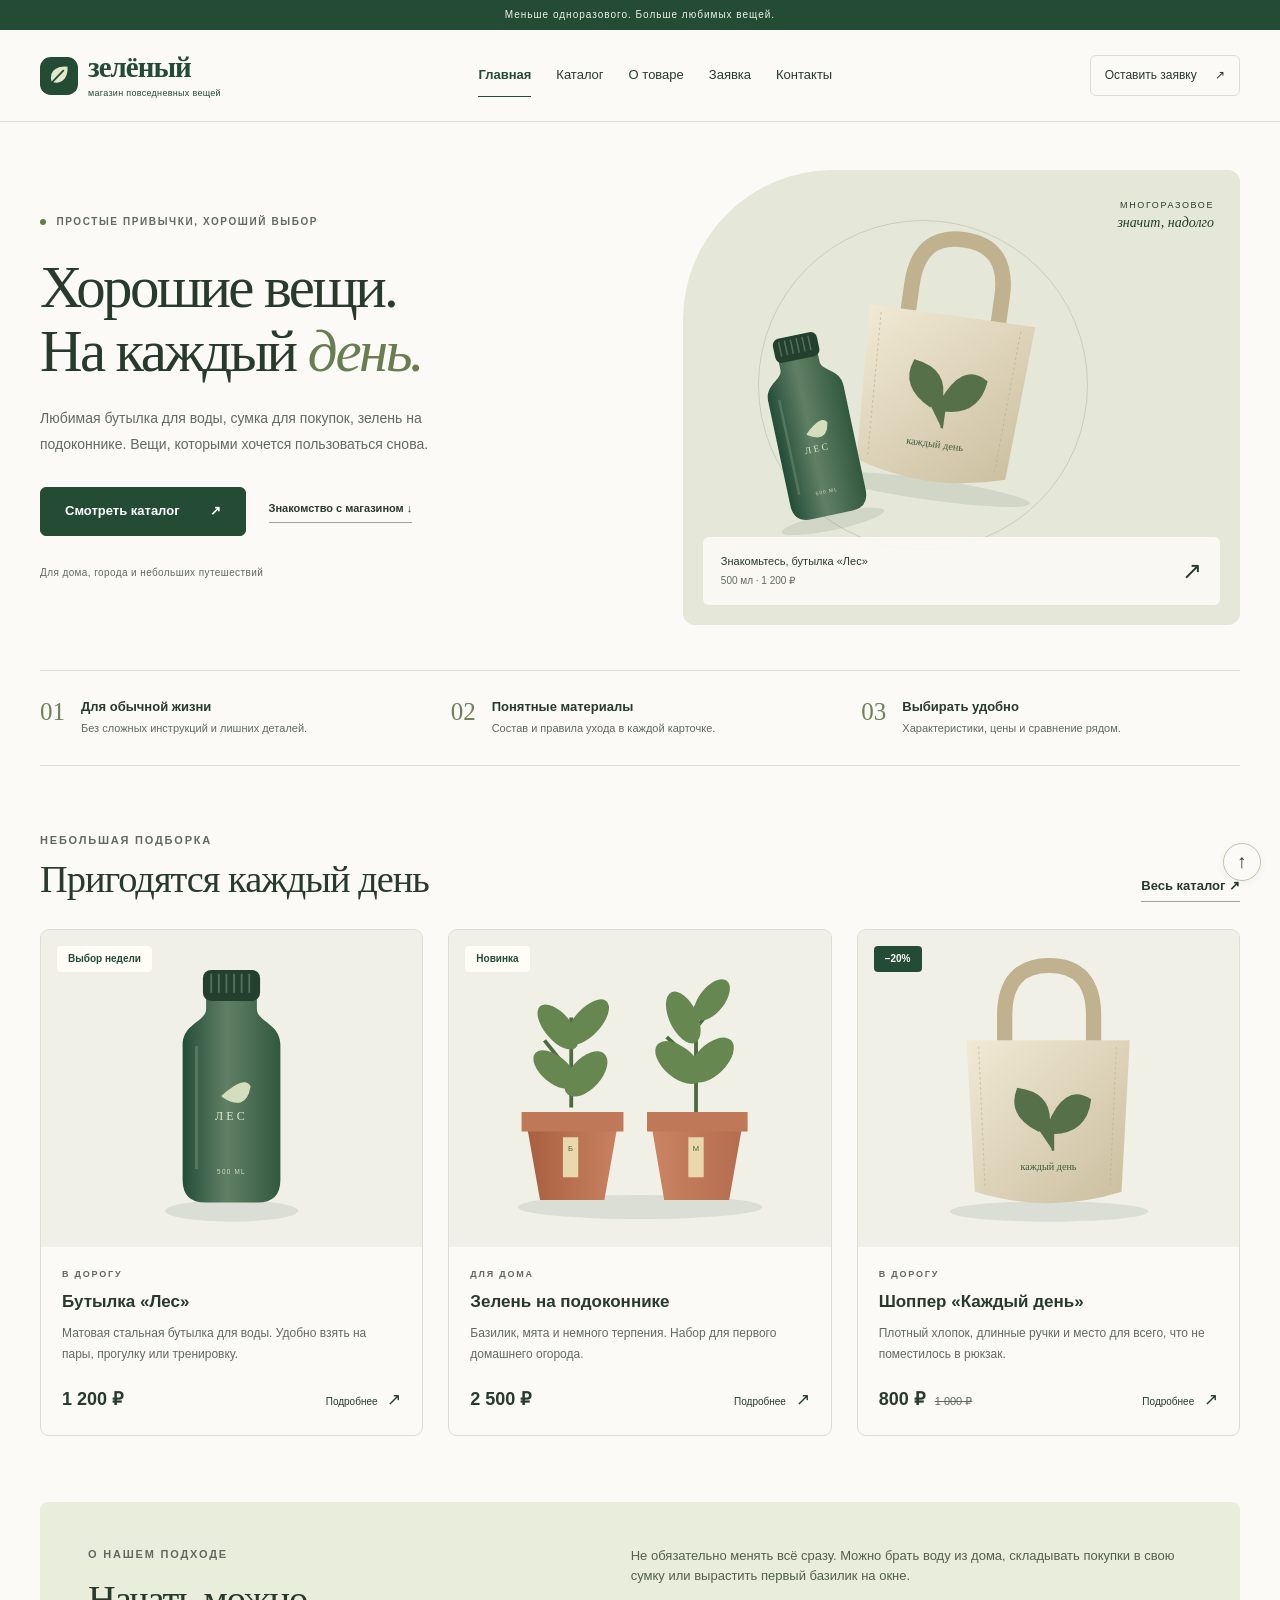
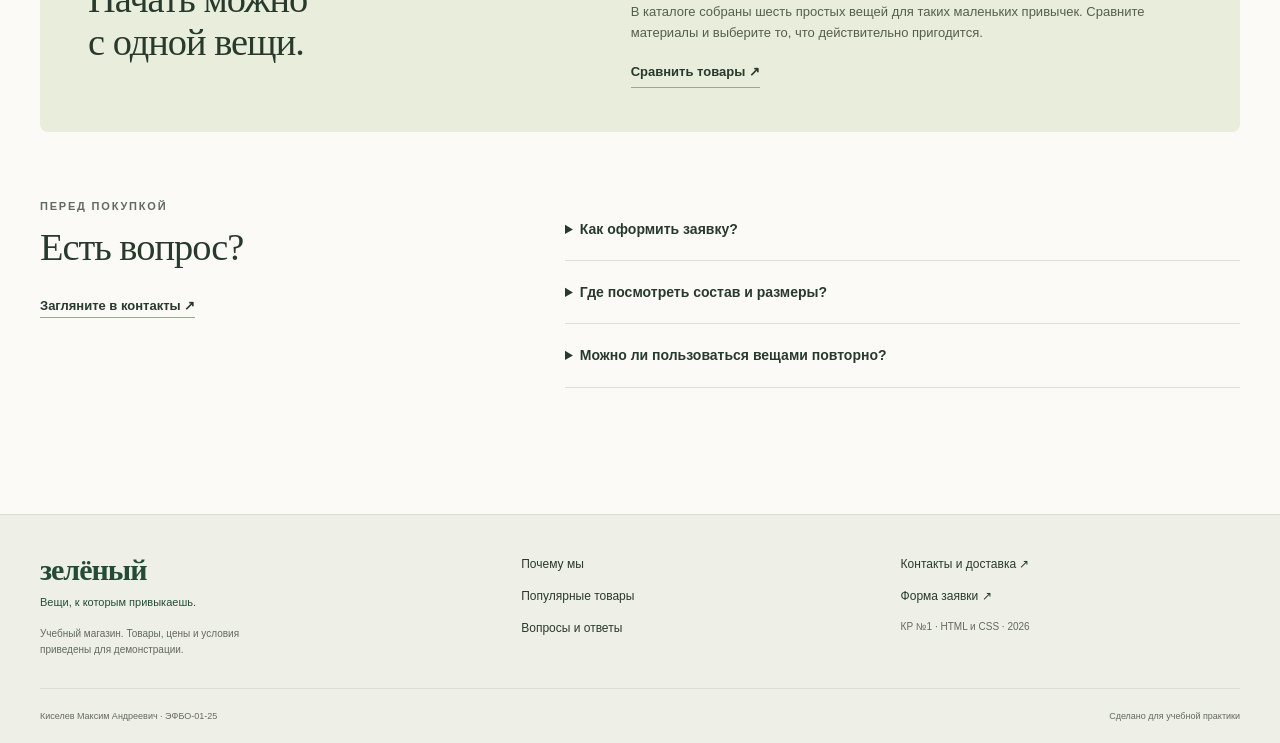
<file: index.html>
<!DOCTYPE html>
<html lang="ru">
<head>
  <meta charset="UTF-8">
  <meta name="viewport" content="width=device-width, initial-scale=1.0">
  <meta name="description" content="Многоразовые бутылки, сумки и вещи для дома. Учебный HTML/CSS-магазин с каталогом, характеристиками и формой заявки.">
  <meta name="theme-color" content="#244c35">
  <title>Вещи на каждый день — Зелёный магазин</title>
  <link rel="icon" href="images/favicon.svg" type="image/svg+xml">
  <link rel="stylesheet" href="css/style.css">
  <script src="js/main.js" defer></script>
</head>
<body id="top">
  <a class="skip-link" href="#main">Перейти к содержимому</a>
  <div class="announcement">Меньше одноразового. Больше любимых вещей.</div>
  <header class="site-header">
    <div class="container site-header__inner">
      <a class="brand" href="index.html" aria-label="Зелёный магазин — главная"><img class="brand__icon" src="images/favicon.svg" alt="" width="40" height="40"><span>зелёный<span class="brand__caption">магазин повседневных вещей</span></span></a>
      <nav class="site-nav" aria-label="Основная навигация"><ul class="site-nav__list"><li class="site-nav__item"><a class="site-nav__link site-nav__link--active" href="index.html" aria-current="page">Главная</a></li>
<li class="site-nav__item"><a class="site-nav__link" href="catalog.html">Каталог</a></li>
<li class="site-nav__item"><a class="site-nav__link" href="product.html">О товаре</a></li>
<li class="site-nav__item"><a class="site-nav__link" href="order.html">Заявка</a></li>
<li class="site-nav__item"><a class="site-nav__link" href="contacts.html">Контакты</a></li></ul></nav>
      <a class="site-header__action" href="order.html">Оставить заявку <span aria-hidden="true">↗</span></a>
    </div>
  </header>
  <main class="container" id="main">
    <section class="hero" aria-labelledby="hero-title">
      <div class="hero__content"><p class="eyebrow"><span class="status-dot"></span> Простые привычки, хороший выбор</p><h1 class="hero__title" id="hero-title">Хорошие вещи.<br>На каждый <em>день.</em></h1><p class="hero__text">Любимая бутылка для воды, сумка для покупок, зелень на подоконнике. Вещи, которыми хочется пользоваться снова.</p><div class="hero__actions"><a class="button" href="catalog.html">Смотреть каталог <span aria-hidden="true">↗</span></a><a class="text-link" href="#advantages">Знакомство с магазином ↓</a></div><p class="hero__note">Для дома, города и небольших путешествий</p></div>
      <div class="hero__visual"><span class="hero__circle" aria-hidden="true"></span><p class="hero__stamp">МНОГОРАЗОВОЕ<br><span>значит, надолго</span></p><img class="hero__bag" src="images/bag.svg" alt="Хлопковый шоппер с рисунком растения" width="600" height="500"><img class="hero__bottle" src="images/bottle.svg" alt="Стальная бутылка зелёного цвета" width="600" height="500"><a class="hero__product" href="product.html#bottle"><span>Знакомьтесь, бутылка «Лес»<strong>500 мл · 1 200 ₽</strong></span><span aria-hidden="true">↗</span></a></div>
    </section>
    <section class="advantages" id="advantages" aria-labelledby="advantages-title"><h2 class="visually-hidden" id="advantages-title">Почему стоит заглянуть в каталог</h2><article class="advantages__item"><span class="advantages__number">01</span><div><h3>Для обычной жизни</h3><p>Без сложных инструкций и лишних деталей.</p></div></article><article class="advantages__item"><span class="advantages__number">02</span><div><h3>Понятные материалы</h3><p>Состав и правила ухода в каждой карточке.</p></div></article><article class="advantages__item"><span class="advantages__number">03</span><div><h3>Выбирать удобно</h3><p>Характеристики, цены и сравнение рядом.</p></div></article></section>
    <section class="section" id="popular"><div class="section__heading"><div><p class="eyebrow">Небольшая подборка</p><h2>Пригодятся каждый день</h2></div><a class="text-link" href="catalog.html">Весь каталог <span aria-hidden="true">↗</span></a></div><div class="products-grid"><article class="product-card">
      <a class="product-card__picture" href="product.html#bottle" tabindex="-1" aria-hidden="true"><span class="product-card__badge">Выбор недели</span><img class="product-card__image" src="images/bottle.svg" alt="" width="600" height="500" loading="lazy"></a>
      <div class="product-card__body"><p class="eyebrow">В дорогу</p><h3 class="product-card__title"><a href="product.html#bottle">Бутылка «Лес»</a></h3><p class="product-card__description">Матовая стальная бутылка для воды. Удобно взять на пары, прогулку или тренировку.</p><div class="product-card__bottom"><p class="product-card__price">1 200 ₽ </p><a class="product-card__link" href="product.html#bottle" aria-label="Подробнее: Бутылка «Лес»">Подробнее <span aria-hidden="true">↗</span></a></div></div>
    </article><article class="product-card">
      <a class="product-card__picture" href="product.html#kit" tabindex="-1" aria-hidden="true"><span class="product-card__badge">Новинка</span><img class="product-card__image" src="images/kit.svg" alt="" width="600" height="500" loading="lazy"></a>
      <div class="product-card__body"><p class="eyebrow">Для дома</p><h3 class="product-card__title"><a href="product.html#kit">Зелень на подоконнике</a></h3><p class="product-card__description">Базилик, мята и немного терпения. Набор для первого домашнего огорода.</p><div class="product-card__bottom"><p class="product-card__price">2 500 ₽ </p><a class="product-card__link" href="product.html#kit" aria-label="Подробнее: Зелень на подоконнике">Подробнее <span aria-hidden="true">↗</span></a></div></div>
    </article><article class="product-card product-card--discount">
      <a class="product-card__picture" href="product.html#bag" tabindex="-1" aria-hidden="true"><span class="product-card__badge">−20%</span><img class="product-card__image" src="images/bag.svg" alt="" width="600" height="500" loading="lazy"></a>
      <div class="product-card__body"><p class="eyebrow">В дорогу</p><h3 class="product-card__title"><a href="product.html#bag">Шоппер «Каждый день»</a></h3><p class="product-card__description">Плотный хлопок, длинные ручки и место для всего, что не поместилось в рюкзак.</p><div class="product-card__bottom"><p class="product-card__price">800 ₽ <del class="product-card__old-price">1 000 ₽</del></p><a class="product-card__link" href="product.html#bag" aria-label="Подробнее: Шоппер «Каждый день»">Подробнее <span aria-hidden="true">↗</span></a></div></div>
    </article></div></section>
    <aside class="editorial" id="about"><div><p class="eyebrow">О нашем подходе</p><h2>Начать можно<br>с одной вещи.</h2></div><div><p>Не обязательно менять всё сразу. Можно брать воду из дома, складывать покупки в свою сумку или вырастить первый базилик на окне.</p><p>В каталоге собраны шесть простых вещей для таких маленьких привычек. Сравните материалы и выберите то, что действительно пригодится.</p><a class="text-link" href="catalog.html#comparison">Сравнить товары ↗</a></div></aside>
    <section class="section faq" id="faq"><div><p class="eyebrow">Перед покупкой</p><h2>Есть вопрос?</h2><a class="text-link" href="contacts.html">Загляните в контакты ↗</a></div><div class="faq__list"><details class="faq__item"><summary class="faq__question">Как оформить заявку?</summary><p>Откройте страницу «Заявка», выберите товар и заполните поля. Браузер проверит данные и покажет демонстрационное подтверждение. Покупки на этом учебном сайте не выполняются.</p></details><details class="faq__item"><summary class="faq__question">Где посмотреть состав и размеры?</summary><p>Нажмите «Подробнее» у нужного товара. На странице есть описание, таблица характеристик и рекомендации по уходу.</p></details><details class="faq__item"><summary class="faq__question">Можно ли пользоваться вещами повторно?</summary><p>Да, все товары в подборке рассчитаны на повторное использование. Срок службы зависит от ухода: хлопок стирают при невысокой температуре, а дерево и бамбук не замачивают.</p></details></div></section>
</main>
  <footer class="site-footer" id="contacts">
    <div class="container site-footer__inner">
      <div><a class="brand brand--footer" href="index.html">зелёный<span class="brand__caption">Вещи, к которым привыкаешь.</span></a><p class="site-footer__note">Учебный магазин. Товары, цены и условия<br>приведены для демонстрации.</p></div>
      <nav class="site-footer__nav" aria-label="Разделы главной"><a href="index.html#advantages">Почему мы</a><a href="index.html#popular">Популярные товары</a><a href="index.html#faq">Вопросы и ответы</a></nav>
      <div class="site-footer__nav"><a href="contacts.html">Контакты и доставка ↗</a><a href="order.html">Форма заявки ↗</a><span>КР №1 · HTML и CSS · 2026</span></div>
    </div>
    <div class="container site-footer__bottom">Киселев Максим Андреевич · ЭФБО-01-25<span>Сделано для учебной практики</span></div>
  </footer>
  <a class="back-to-top" href="#top" aria-label="Вернуться наверх">↑</a>
</body>
</html>
</file>
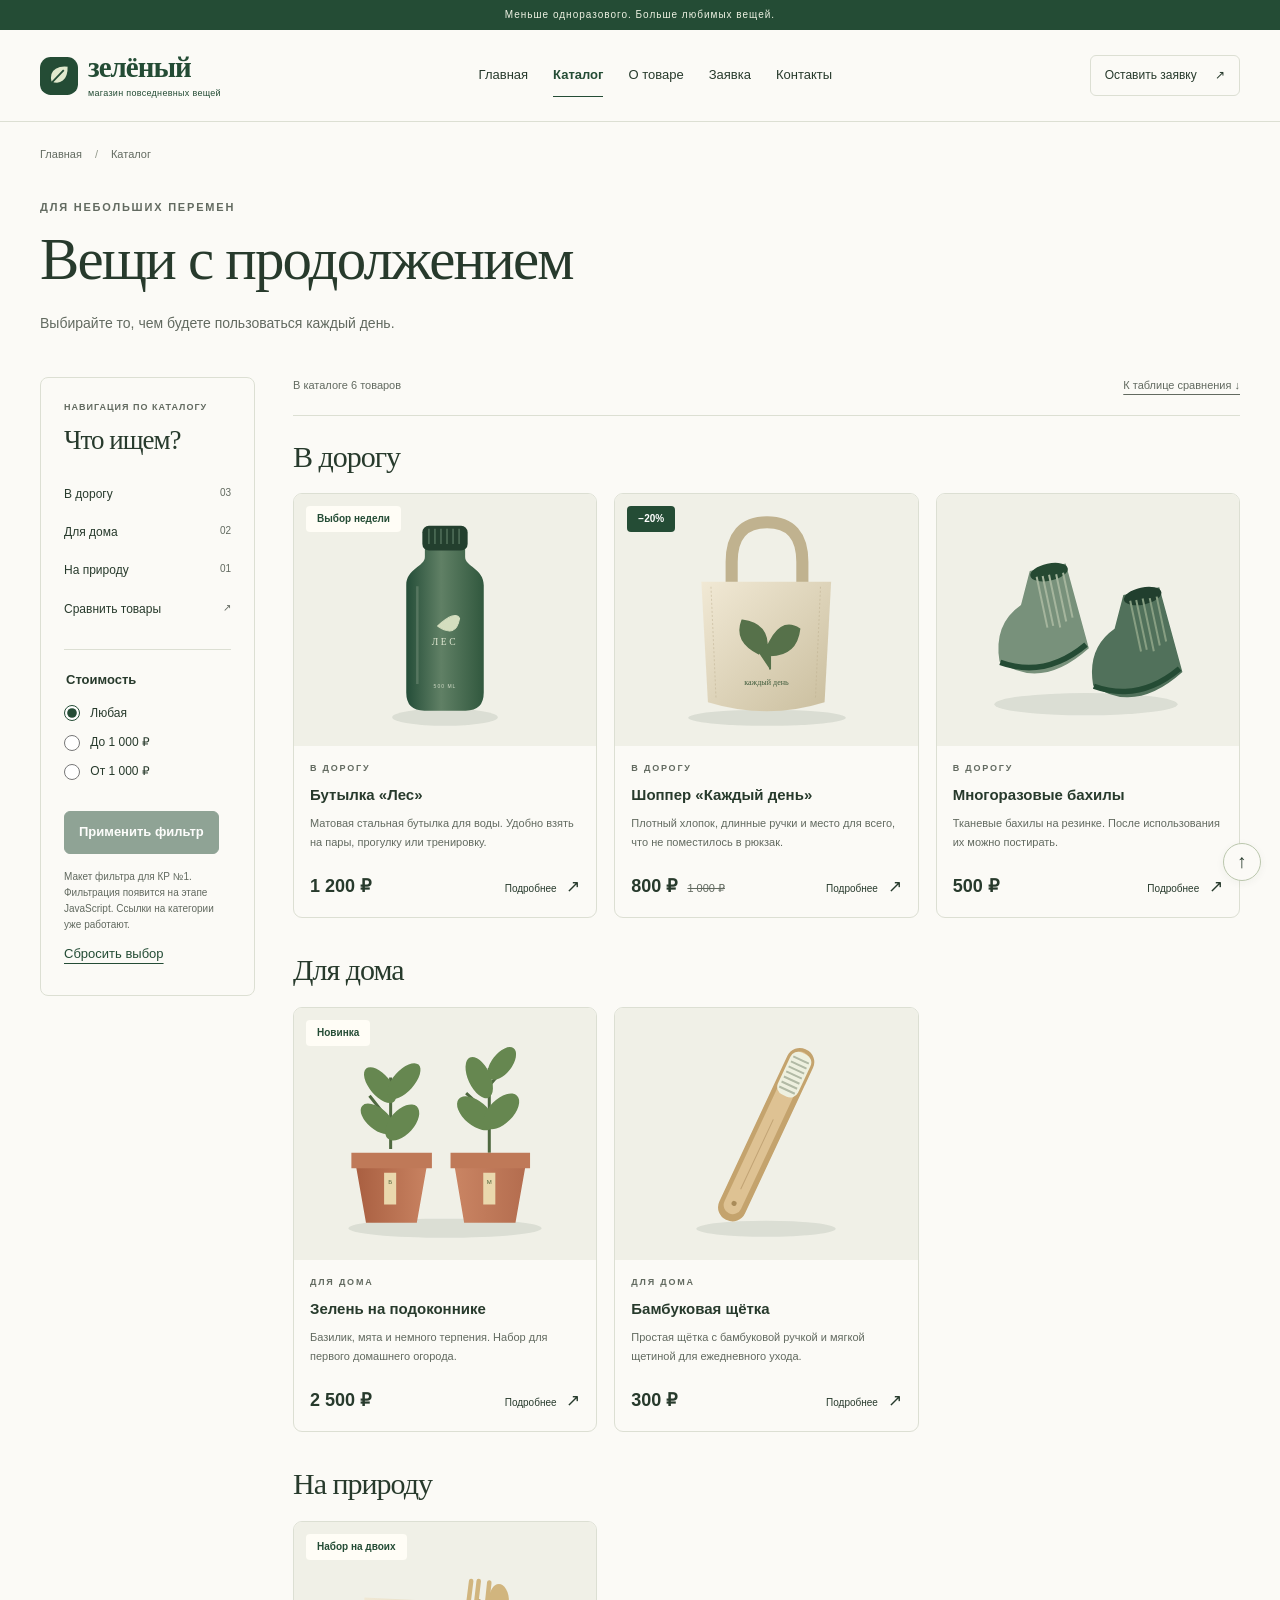
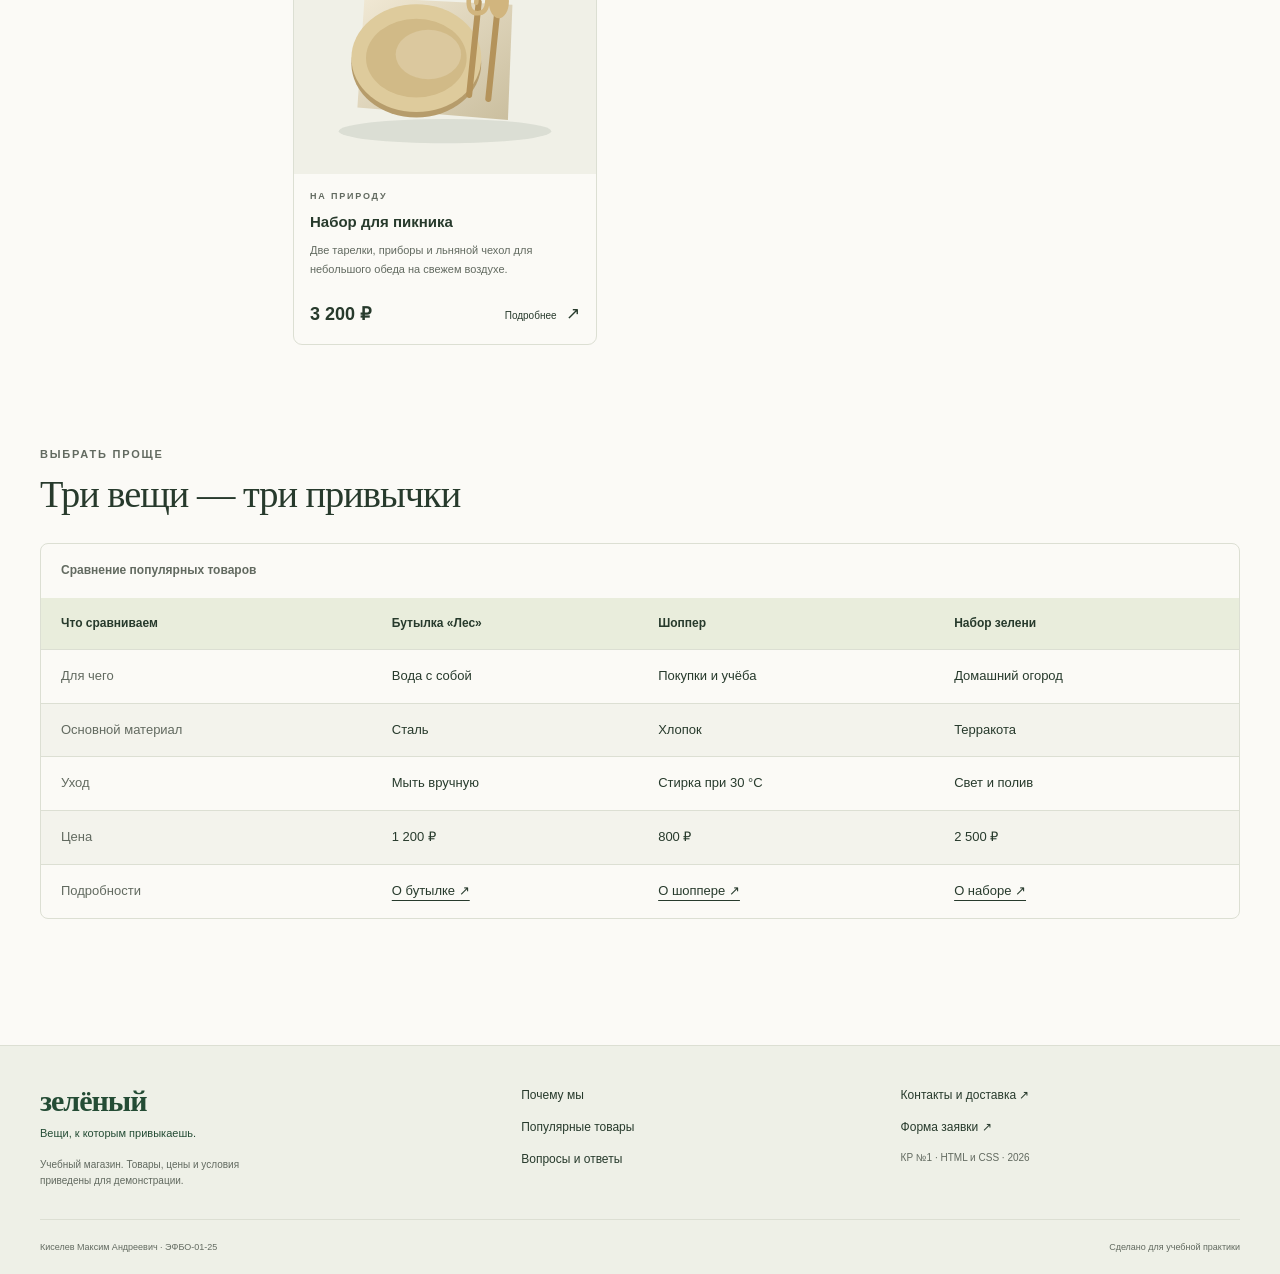
<file: catalog.html>
<!DOCTYPE html>
<html lang="ru">
<head>
  <meta charset="UTF-8">
  <meta name="viewport" content="width=device-width, initial-scale=1.0">
  <meta name="description" content="Шесть повседневных товаров: бутылка, шоппер, набор зелени, щётка, бахилы и набор для пикника. Описания, цены и сравнение.">
  <meta name="theme-color" content="#244c35">
  <title>Каталог — Зелёный магазин</title>
  <link rel="icon" href="images/favicon.svg" type="image/svg+xml">
  <link rel="stylesheet" href="css/style.css">
  <script src="js/main.js" defer></script>
</head>
<body id="top">
  <a class="skip-link" href="#main">Перейти к содержимому</a>
  <div class="announcement">Меньше одноразового. Больше любимых вещей.</div>
  <header class="site-header">
    <div class="container site-header__inner">
      <a class="brand" href="index.html" aria-label="Зелёный магазин — главная"><img class="brand__icon" src="images/favicon.svg" alt="" width="40" height="40"><span>зелёный<span class="brand__caption">магазин повседневных вещей</span></span></a>
      <nav class="site-nav" aria-label="Основная навигация"><ul class="site-nav__list"><li class="site-nav__item"><a class="site-nav__link" href="index.html">Главная</a></li>
<li class="site-nav__item"><a class="site-nav__link site-nav__link--active" href="catalog.html" aria-current="page">Каталог</a></li>
<li class="site-nav__item"><a class="site-nav__link" href="product.html">О товаре</a></li>
<li class="site-nav__item"><a class="site-nav__link" href="order.html">Заявка</a></li>
<li class="site-nav__item"><a class="site-nav__link" href="contacts.html">Контакты</a></li></ul></nav>
      <a class="site-header__action" href="order.html">Оставить заявку <span aria-hidden="true">↗</span></a>
    </div>
  </header>
  <main class="container" id="main"><nav class="breadcrumbs" aria-label="Хлебные крошки"><ol class="breadcrumbs__list"><li><a href="index.html">Главная</a></li><li aria-current="page">Каталог</li></ol></nav>
    <section class="page-heading"><p class="eyebrow">Для небольших перемен</p><h1>Вещи с продолжением</h1><p>Выбирайте то, чем будете пользоваться каждый день.</p></section>
    <div class="catalog-layout"><aside class="catalog-filters"><p class="eyebrow">Навигация по каталогу</p><h2>Что ищем?</h2><nav class="category-nav" aria-label="Категории товаров"><a href="#everyday">В дорогу <span>03</span></a><a href="#home">Для дома <span>02</span></a><a href="#outdoor">На природу <span>01</span></a><a href="#comparison">Сравнить товары <span>↗</span></a></nav><form class="catalog-filters__form"><fieldset class="catalog-filters__group"><legend>Стоимость</legend><label for="price-any"><input id="price-any" type="radio" name="price" value="any" checked> Любая</label><label for="price-low"><input id="price-low" type="radio" name="price" value="low"> До 1 000 ₽</label><label for="price-high"><input id="price-high" type="radio" name="price" value="high"> От 1 000 ₽</label></fieldset><button class="button button--small" type="button" disabled>Применить фильтр</button><p class="catalog-filters__note">Макет фильтра для КР №1. Фильтрация появится на этапе JavaScript. Ссылки на категории уже работают.</p><button class="text-button" type="reset">Сбросить выбор</button></form></aside>
    <div class="catalog-products"><div class="catalog-products__intro"><span>В каталоге 6 товаров</span><a href="#comparison">К таблице сравнения ↓</a></div><section class="catalog-category" id="everyday"><h2>В дорогу</h2><div class="products-grid products-grid--catalog"><article class="product-card">
      <a class="product-card__picture" href="product.html#bottle" tabindex="-1" aria-hidden="true"><span class="product-card__badge">Выбор недели</span><img class="product-card__image" src="images/bottle.svg" alt="" width="600" height="500" loading="lazy"></a>
      <div class="product-card__body"><p class="eyebrow">В дорогу</p><h3 class="product-card__title"><a href="product.html#bottle">Бутылка «Лес»</a></h3><p class="product-card__description">Матовая стальная бутылка для воды. Удобно взять на пары, прогулку или тренировку.</p><div class="product-card__bottom"><p class="product-card__price">1 200 ₽ </p><a class="product-card__link" href="product.html#bottle" aria-label="Подробнее: Бутылка «Лес»">Подробнее <span aria-hidden="true">↗</span></a></div></div>
    </article><article class="product-card product-card--discount">
      <a class="product-card__picture" href="product.html#bag" tabindex="-1" aria-hidden="true"><span class="product-card__badge">−20%</span><img class="product-card__image" src="images/bag.svg" alt="" width="600" height="500" loading="lazy"></a>
      <div class="product-card__body"><p class="eyebrow">В дорогу</p><h3 class="product-card__title"><a href="product.html#bag">Шоппер «Каждый день»</a></h3><p class="product-card__description">Плотный хлопок, длинные ручки и место для всего, что не поместилось в рюкзак.</p><div class="product-card__bottom"><p class="product-card__price">800 ₽ <del class="product-card__old-price">1 000 ₽</del></p><a class="product-card__link" href="product.html#bag" aria-label="Подробнее: Шоппер «Каждый день»">Подробнее <span aria-hidden="true">↗</span></a></div></div>
    </article><article class="product-card">
      <a class="product-card__picture" href="product.html#covers" tabindex="-1" aria-hidden="true"><img class="product-card__image" src="images/covers.svg" alt="" width="600" height="500" loading="lazy"></a>
      <div class="product-card__body"><p class="eyebrow">В дорогу</p><h3 class="product-card__title"><a href="product.html#covers">Многоразовые бахилы</a></h3><p class="product-card__description">Тканевые бахилы на резинке. После использования их можно постирать.</p><div class="product-card__bottom"><p class="product-card__price">500 ₽ </p><a class="product-card__link" href="product.html#covers" aria-label="Подробнее: Многоразовые бахилы">Подробнее <span aria-hidden="true">↗</span></a></div></div>
    </article></div></section><section class="catalog-category" id="home"><h2>Для дома</h2><div class="products-grid products-grid--catalog"><article class="product-card">
      <a class="product-card__picture" href="product.html#kit" tabindex="-1" aria-hidden="true"><span class="product-card__badge">Новинка</span><img class="product-card__image" src="images/kit.svg" alt="" width="600" height="500" loading="lazy"></a>
      <div class="product-card__body"><p class="eyebrow">Для дома</p><h3 class="product-card__title"><a href="product.html#kit">Зелень на подоконнике</a></h3><p class="product-card__description">Базилик, мята и немного терпения. Набор для первого домашнего огорода.</p><div class="product-card__bottom"><p class="product-card__price">2 500 ₽ </p><a class="product-card__link" href="product.html#kit" aria-label="Подробнее: Зелень на подоконнике">Подробнее <span aria-hidden="true">↗</span></a></div></div>
    </article><article class="product-card">
      <a class="product-card__picture" href="product.html#brush" tabindex="-1" aria-hidden="true"><img class="product-card__image" src="images/brush.svg" alt="" width="600" height="500" loading="lazy"></a>
      <div class="product-card__body"><p class="eyebrow">Для дома</p><h3 class="product-card__title"><a href="product.html#brush">Бамбуковая щётка</a></h3><p class="product-card__description">Простая щётка с бамбуковой ручкой и мягкой щетиной для ежедневного ухода.</p><div class="product-card__bottom"><p class="product-card__price">300 ₽ </p><a class="product-card__link" href="product.html#brush" aria-label="Подробнее: Бамбуковая щётка">Подробнее <span aria-hidden="true">↗</span></a></div></div>
    </article></div></section><section class="catalog-category" id="outdoor"><h2>На природу</h2><div class="products-grid products-grid--catalog"><article class="product-card">
      <a class="product-card__picture" href="product.html#picnic" tabindex="-1" aria-hidden="true"><span class="product-card__badge">Набор на двоих</span><img class="product-card__image" src="images/picnic.svg" alt="" width="600" height="500" loading="lazy"></a>
      <div class="product-card__body"><p class="eyebrow">На природу</p><h3 class="product-card__title"><a href="product.html#picnic">Набор для пикника</a></h3><p class="product-card__description">Две тарелки, приборы и льняной чехол для небольшого обеда на свежем воздухе.</p><div class="product-card__bottom"><p class="product-card__price">3 200 ₽ </p><a class="product-card__link" href="product.html#picnic" aria-label="Подробнее: Набор для пикника">Подробнее <span aria-hidden="true">↗</span></a></div></div>
    </article></div></section></div></div>
    <section class="section" id="comparison"><div class="section__heading"><div><p class="eyebrow">Выбрать проще</p><h2>Три вещи — три привычки</h2></div></div><div class="table-wrap" tabindex="0" role="region" aria-label="Сравнение товаров; на узком экране прокручивается по горизонтали"><table class="data-table"><caption>Сравнение популярных товаров</caption><thead><tr><th scope="col">Что сравниваем</th><th scope="col">Бутылка «Лес»</th><th scope="col">Шоппер</th><th scope="col">Набор зелени</th></tr></thead><tbody><tr><th scope="row">Для чего</th><td>Вода с собой</td><td>Покупки и учёба</td><td>Домашний огород</td></tr><tr><th scope="row">Основной материал</th><td>Сталь</td><td>Хлопок</td><td>Терракота</td></tr><tr><th scope="row">Уход</th><td>Мыть вручную</td><td>Стирка при 30 °C</td><td>Свет и полив</td></tr><tr><th scope="row">Цена</th><td>1 200 ₽</td><td>800 ₽</td><td>2 500 ₽</td></tr><tr><th scope="row">Подробности</th><td><a href="product.html#bottle">О бутылке ↗</a></td><td><a href="product.html#bag">О шоппере ↗</a></td><td><a href="product.html#kit">О наборе ↗</a></td></tr></tbody></table></div></section>
</main>
  <footer class="site-footer" id="contacts">
    <div class="container site-footer__inner">
      <div><a class="brand brand--footer" href="index.html">зелёный<span class="brand__caption">Вещи, к которым привыкаешь.</span></a><p class="site-footer__note">Учебный магазин. Товары, цены и условия<br>приведены для демонстрации.</p></div>
      <nav class="site-footer__nav" aria-label="Разделы главной"><a href="index.html#advantages">Почему мы</a><a href="index.html#popular">Популярные товары</a><a href="index.html#faq">Вопросы и ответы</a></nav>
      <div class="site-footer__nav"><a href="contacts.html">Контакты и доставка ↗</a><a href="order.html">Форма заявки ↗</a><span>КР №1 · HTML и CSS · 2026</span></div>
    </div>
    <div class="container site-footer__bottom">Киселев Максим Андреевич · ЭФБО-01-25<span>Сделано для учебной практики</span></div>
  </footer>
  <a class="back-to-top" href="#top" aria-label="Вернуться наверх">↑</a>
</body>
</html>
</file>
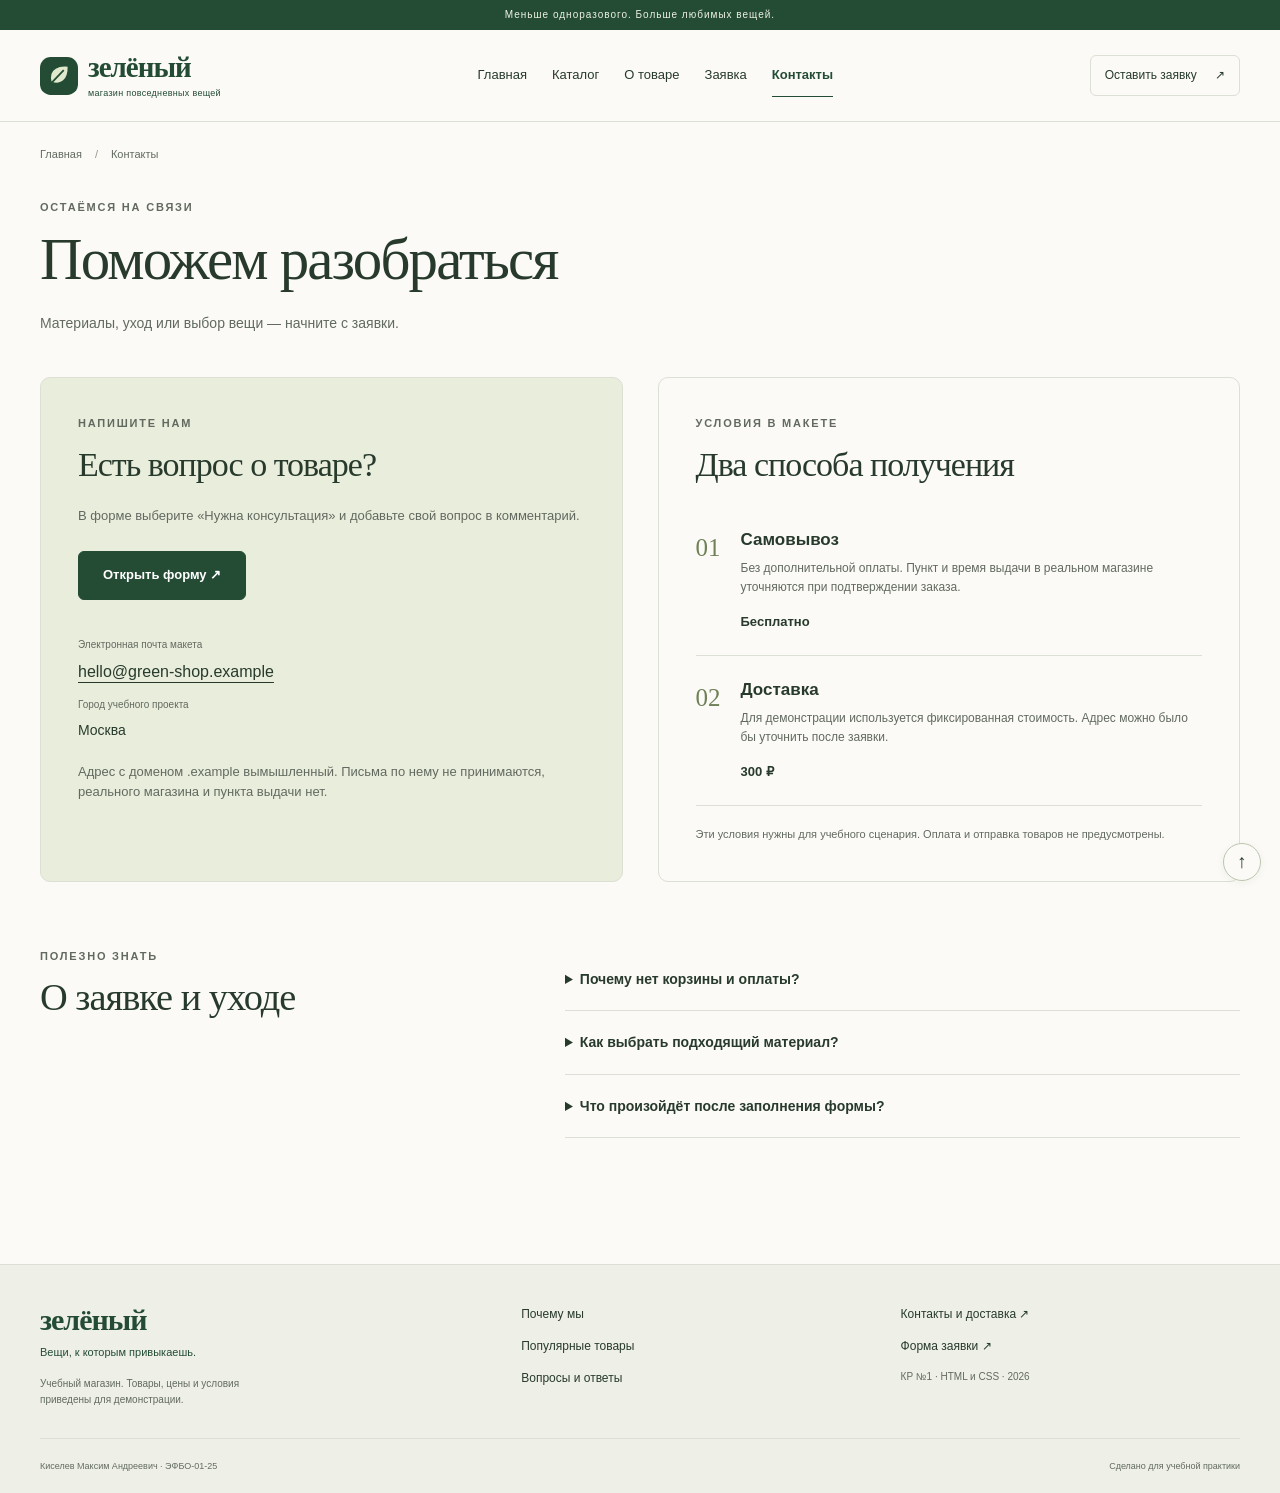
<file: contacts.html>
<!DOCTYPE html>
<html lang="ru">
<head>
  <meta charset="UTF-8">
  <meta name="viewport" content="width=device-width, initial-scale=1.0">
  <meta name="description" content="Контактная информация учебного магазина, способы получения и ответы на вопросы о заявке.">
  <meta name="theme-color" content="#244c35">
  <title>Контакты и получение — Зелёный магазин</title>
  <link rel="icon" href="images/favicon.svg" type="image/svg+xml">
  <link rel="stylesheet" href="css/style.css">
  <script src="js/main.js" defer></script>
</head>
<body id="top">
  <a class="skip-link" href="#main">Перейти к содержимому</a>
  <div class="announcement">Меньше одноразового. Больше любимых вещей.</div>
  <header class="site-header">
    <div class="container site-header__inner">
      <a class="brand" href="index.html" aria-label="Зелёный магазин — главная"><img class="brand__icon" src="images/favicon.svg" alt="" width="40" height="40"><span>зелёный<span class="brand__caption">магазин повседневных вещей</span></span></a>
      <nav class="site-nav" aria-label="Основная навигация"><ul class="site-nav__list"><li class="site-nav__item"><a class="site-nav__link" href="index.html">Главная</a></li>
<li class="site-nav__item"><a class="site-nav__link" href="catalog.html">Каталог</a></li>
<li class="site-nav__item"><a class="site-nav__link" href="product.html">О товаре</a></li>
<li class="site-nav__item"><a class="site-nav__link" href="order.html">Заявка</a></li>
<li class="site-nav__item"><a class="site-nav__link site-nav__link--active" href="contacts.html" aria-current="page">Контакты</a></li></ul></nav>
      <a class="site-header__action" href="order.html">Оставить заявку <span aria-hidden="true">↗</span></a>
    </div>
  </header>
  <main class="container" id="main"><nav class="breadcrumbs" aria-label="Хлебные крошки"><ol class="breadcrumbs__list"><li><a href="index.html">Главная</a></li><li aria-current="page">Контакты</li></ol></nav>
    <section class="page-heading"><p class="eyebrow">Остаёмся на связи</p><h1>Поможем разобраться</h1><p>Материалы, уход или выбор вещи — начните с заявки.</p></section>
    <div class="contact-layout"><section class="contact-card"><p class="eyebrow">Напишите нам</p><h2>Есть вопрос о товаре?</h2><p>В форме выберите «Нужна консультация» и добавьте свой вопрос в комментарий.</p><a class="button" href="order.html">Открыть форму ↗</a><address class="contact-card__address"><span>Электронная почта макета</span><a href="mailto:hello@green-shop.example">hello@green-shop.example</a><span>Город учебного проекта</span><strong>Москва</strong></address><p class="contact-card__note">Адрес с доменом .example вымышленный. Письма по нему не принимаются, реального магазина и пункта выдачи нет.</p></section><section class="delivery-card"><p class="eyebrow">Условия в макете</p><h2>Два способа получения</h2><article class="delivery-card__item"><span class="delivery-card__icon" aria-hidden="true">01</span><div><h3>Самовывоз</h3><p>Без дополнительной оплаты. Пункт и время выдачи в реальном магазине уточняются при подтверждении заказа.</p><strong>Бесплатно</strong></div></article><article class="delivery-card__item"><span class="delivery-card__icon" aria-hidden="true">02</span><div><h3>Доставка</h3><p>Для демонстрации используется фиксированная стоимость. Адрес можно было бы уточнить после заявки.</p><strong>300 ₽</strong></div></article><p class="delivery-card__note">Эти условия нужны для учебного сценария. Оплата и отправка товаров не предусмотрены.</p></section></div>
    <section class="section faq"><div><p class="eyebrow">Полезно знать</p><h2>О заявке и уходе</h2></div><div class="faq__list"><details class="faq__item"><summary class="faq__question">Почему нет корзины и оплаты?</summary><p>Это контрольная работа по HTML и CSS. Здесь показан путь от каталога к форме заявки. Корзина, платёжный сервис и серверная обработка не входят в этот этап.</p></details><details class="faq__item"><summary class="faq__question">Как выбрать подходящий материал?</summary><p>На странице товара указаны материал, размер и уход. Начните с <a href="catalog.html#comparison">сравнения популярных вещей</a>, а затем откройте подробное описание.</p></details><details class="faq__item"><summary class="faq__question">Что произойдёт после заполнения формы?</summary><p>Если обязательные поля заполнены верно, откроется окно подтверждения проверки. Контактные данные останутся в полях до перезагрузки или очистки формы.</p></details></div></section>
</main>
  <footer class="site-footer" id="contacts">
    <div class="container site-footer__inner">
      <div><a class="brand brand--footer" href="index.html">зелёный<span class="brand__caption">Вещи, к которым привыкаешь.</span></a><p class="site-footer__note">Учебный магазин. Товары, цены и условия<br>приведены для демонстрации.</p></div>
      <nav class="site-footer__nav" aria-label="Разделы главной"><a href="index.html#advantages">Почему мы</a><a href="index.html#popular">Популярные товары</a><a href="index.html#faq">Вопросы и ответы</a></nav>
      <div class="site-footer__nav"><a href="contacts.html">Контакты и доставка ↗</a><a href="order.html">Форма заявки ↗</a><span>КР №1 · HTML и CSS · 2026</span></div>
    </div>
    <div class="container site-footer__bottom">Киселев Максим Андреевич · ЭФБО-01-25<span>Сделано для учебной практики</span></div>
  </footer>
  <a class="back-to-top" href="#top" aria-label="Вернуться наверх">↑</a>
</body>
</html>
</file>
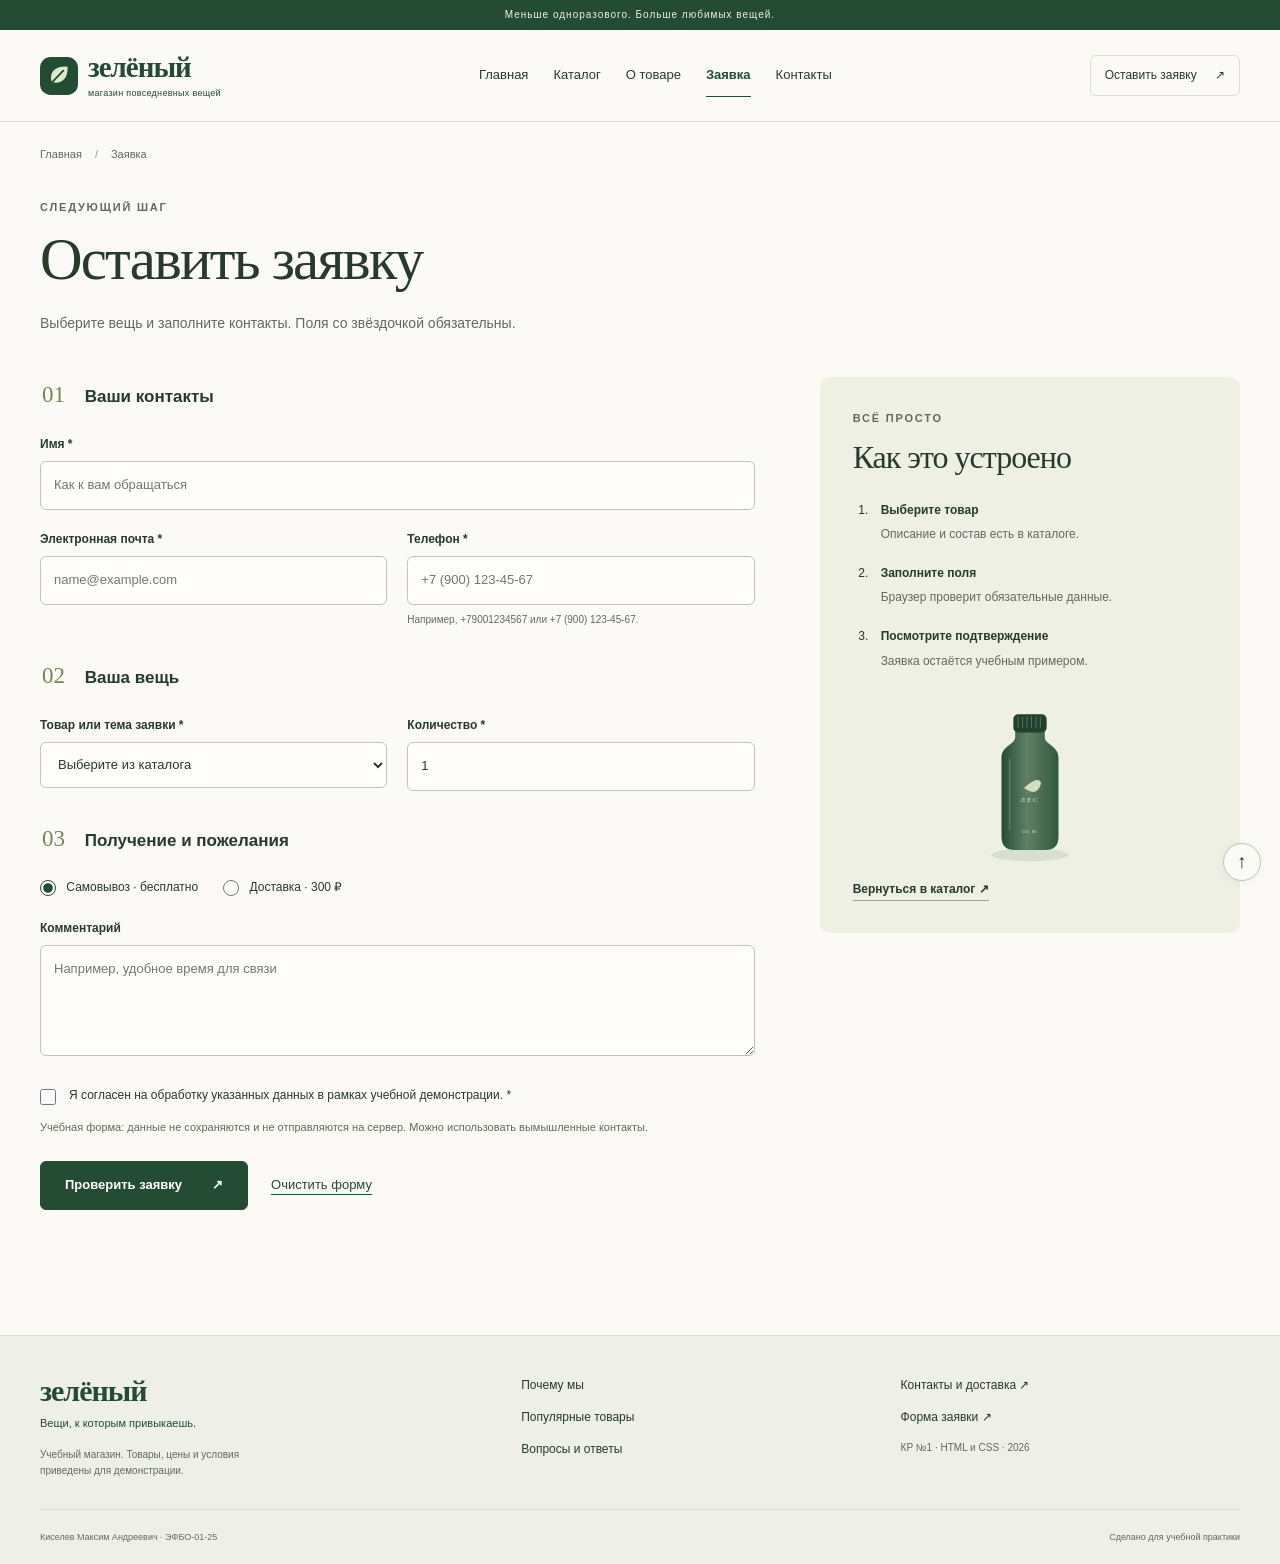
<file: order.html>
<!DOCTYPE html>
<html lang="ru">
<head>
  <meta charset="UTF-8">
  <meta name="viewport" content="width=device-width, initial-scale=1.0">
  <meta name="description" content="Учебная форма заявки: выбор товара, контакты, способ получения и комментарий. Проверка обязательных полей средствами HTML.">
  <meta name="theme-color" content="#244c35">
  <title>Оформление заявки — Зелёный магазин</title>
  <link rel="icon" href="images/favicon.svg" type="image/svg+xml">
  <link rel="stylesheet" href="css/style.css">
  <script src="js/main.js" defer></script>
</head>
<body id="top">
  <a class="skip-link" href="#main">Перейти к содержимому</a>
  <div class="announcement">Меньше одноразового. Больше любимых вещей.</div>
  <header class="site-header">
    <div class="container site-header__inner">
      <a class="brand" href="index.html" aria-label="Зелёный магазин — главная"><img class="brand__icon" src="images/favicon.svg" alt="" width="40" height="40"><span>зелёный<span class="brand__caption">магазин повседневных вещей</span></span></a>
      <nav class="site-nav" aria-label="Основная навигация"><ul class="site-nav__list"><li class="site-nav__item"><a class="site-nav__link" href="index.html">Главная</a></li>
<li class="site-nav__item"><a class="site-nav__link" href="catalog.html">Каталог</a></li>
<li class="site-nav__item"><a class="site-nav__link" href="product.html">О товаре</a></li>
<li class="site-nav__item"><a class="site-nav__link site-nav__link--active" href="order.html" aria-current="page">Заявка</a></li>
<li class="site-nav__item"><a class="site-nav__link" href="contacts.html">Контакты</a></li></ul></nav>
      <a class="site-header__action" href="order.html">Оставить заявку <span aria-hidden="true">↗</span></a>
    </div>
  </header>
  <main class="container" id="main"><nav class="breadcrumbs" aria-label="Хлебные крошки"><ol class="breadcrumbs__list"><li><a href="index.html">Главная</a></li><li aria-current="page">Заявка</li></ol></nav>
    <section class="page-heading"><p class="eyebrow">Следующий шаг</p><h1>Оставить заявку</h1><p>Выберите вещь и заполните контакты. Поля со звёздочкой обязательны.</p></section>
    <div class="order-layout"><form class="order-form" id="order-form" action="#order-form" method="post">
      <fieldset class="order-form__group"><legend><span>01</span> Ваши контакты</legend><div class="order-form__grid"><div class="order-form__field order-form__field--wide"><label for="order-name">Имя *</label><input id="order-name" name="name" type="text" placeholder="Как к вам обращаться" minlength="2" maxlength="80" autocomplete="given-name" required></div><div class="order-form__field"><label for="order-email">Электронная почта *</label><input id="order-email" name="email" type="email" placeholder="name@example.com" autocomplete="email" maxlength="120" required></div><div class="order-form__field"><label for="order-phone">Телефон *</label><input id="order-phone" name="phone" type="tel" inputmode="tel" placeholder="+7 (900) 123-45-67" autocomplete="tel" pattern="\+7(?:[0-9]{10}| \([0-9]{3}\) [0-9]{3}-[0-9]{2}-[0-9]{2})" aria-describedby="phone-hint" required><small id="phone-hint">Например, +79001234567 или +7 (900) 123-45-67.</small></div></div></fieldset>
      <fieldset class="order-form__group"><legend><span>02</span> Ваша вещь</legend><div class="order-form__grid"><div class="order-form__field"><label for="order-product">Товар или тема заявки *</label><select id="order-product" name="product" required><option value="">Выберите из каталога</option><option value="bottle">Бутылка «Лес» — 1 200 ₽</option><option value="kit">Зелень на подоконнике — 2 500 ₽</option><option value="bag">Шоппер «Каждый день» — 800 ₽</option><option value="brush">Бамбуковая щётка — 300 ₽</option><option value="covers">Многоразовые бахилы — 500 ₽</option><option value="picnic">Набор для пикника — 3 200 ₽</option><option value="question">Нужна консультация</option></select></div><div class="order-form__field"><label for="order-quantity">Количество *</label><input id="order-quantity" name="quantity" type="number" min="1" max="10" value="1" required></div></div></fieldset>
      <fieldset class="order-form__group"><legend><span>03</span> Получение и пожелания</legend><div class="order-form__delivery"><label for="delivery-pickup"><input id="delivery-pickup" name="delivery" value="pickup" type="radio" checked> Самовывоз · бесплатно</label><label for="delivery-courier"><input id="delivery-courier" name="delivery" value="courier" type="radio"> Доставка · 300 ₽</label></div><div class="order-form__field"><label for="order-comment">Комментарий</label><textarea id="order-comment" name="comment" rows="4" maxlength="1000" placeholder="Например, удобное время для связи"></textarea></div></fieldset>
      <label class="order-form__agreement" for="order-agreement"><input id="order-agreement" name="agreement" type="checkbox" required><span>Я согласен на обработку указанных данных в рамках учебной демонстрации. *</span></label><p class="order-form__note" id="demo-note">Учебная форма: данные не сохраняются и не отправляются на сервер. Можно использовать вымышленные контакты.</p><div class="order-form__actions"><button class="button" type="submit" aria-describedby="demo-note">Проверить заявку <span aria-hidden="true">↗</span></button><button class="text-button" type="reset">Очистить форму</button></div><noscript><p class="notice">Для показа подтверждения нужен JavaScript. Без него можно заполнить поля, но отправлять форму не нужно: сервер здесь не подключён.</p></noscript>
    </form><aside class="order-summary"><p class="eyebrow">Всё просто</p><h2>Как это устроено</h2><ol class="order-summary__steps"><li><strong>Выберите товар</strong><span>Описание и состав есть в каталоге.</span></li><li><strong>Заполните поля</strong><span>Браузер проверит обязательные данные.</span></li><li><strong>Посмотрите подтверждение</strong><span>Заявка остаётся учебным примером.</span></li></ol><img src="images/bottle.svg" alt="Зелёная бутылка «Лес»" width="600" height="500"><a class="text-link" href="catalog.html">Вернуться в каталог ↗</a></aside></div>
    <dialog class="modal" id="success-dialog" aria-labelledby="success-title" aria-describedby="success-description"><form method="dialog" class="modal__close-form"><button class="modal__close" aria-label="Закрыть подтверждение">×</button></form><span class="modal__check" aria-hidden="true">✓</span><p class="eyebrow">Учебная демонстрация</p><h2 id="success-title">Проверка пройдена</h2><p id="success-description">Обязательные поля заполнены корректно. Данные не отправлялись и не сохранялись. Реальный заказ не создан.</p><p>Можно закрыть окно и изменить данные или вернуться к товарам.</p><a class="button" href="catalog.html">Вернуться в каталог ↗</a></dialog>
</main>
  <footer class="site-footer" id="contacts">
    <div class="container site-footer__inner">
      <div><a class="brand brand--footer" href="index.html">зелёный<span class="brand__caption">Вещи, к которым привыкаешь.</span></a><p class="site-footer__note">Учебный магазин. Товары, цены и условия<br>приведены для демонстрации.</p></div>
      <nav class="site-footer__nav" aria-label="Разделы главной"><a href="index.html#advantages">Почему мы</a><a href="index.html#popular">Популярные товары</a><a href="index.html#faq">Вопросы и ответы</a></nav>
      <div class="site-footer__nav"><a href="contacts.html">Контакты и доставка ↗</a><a href="order.html">Форма заявки ↗</a><span>КР №1 · HTML и CSS · 2026</span></div>
    </div>
    <div class="container site-footer__bottom">Киселев Максим Андреевич · ЭФБО-01-25<span>Сделано для учебной практики</span></div>
  </footer>
  <a class="back-to-top" href="#top" aria-label="Вернуться наверх">↑</a>
</body>
</html>
</file>
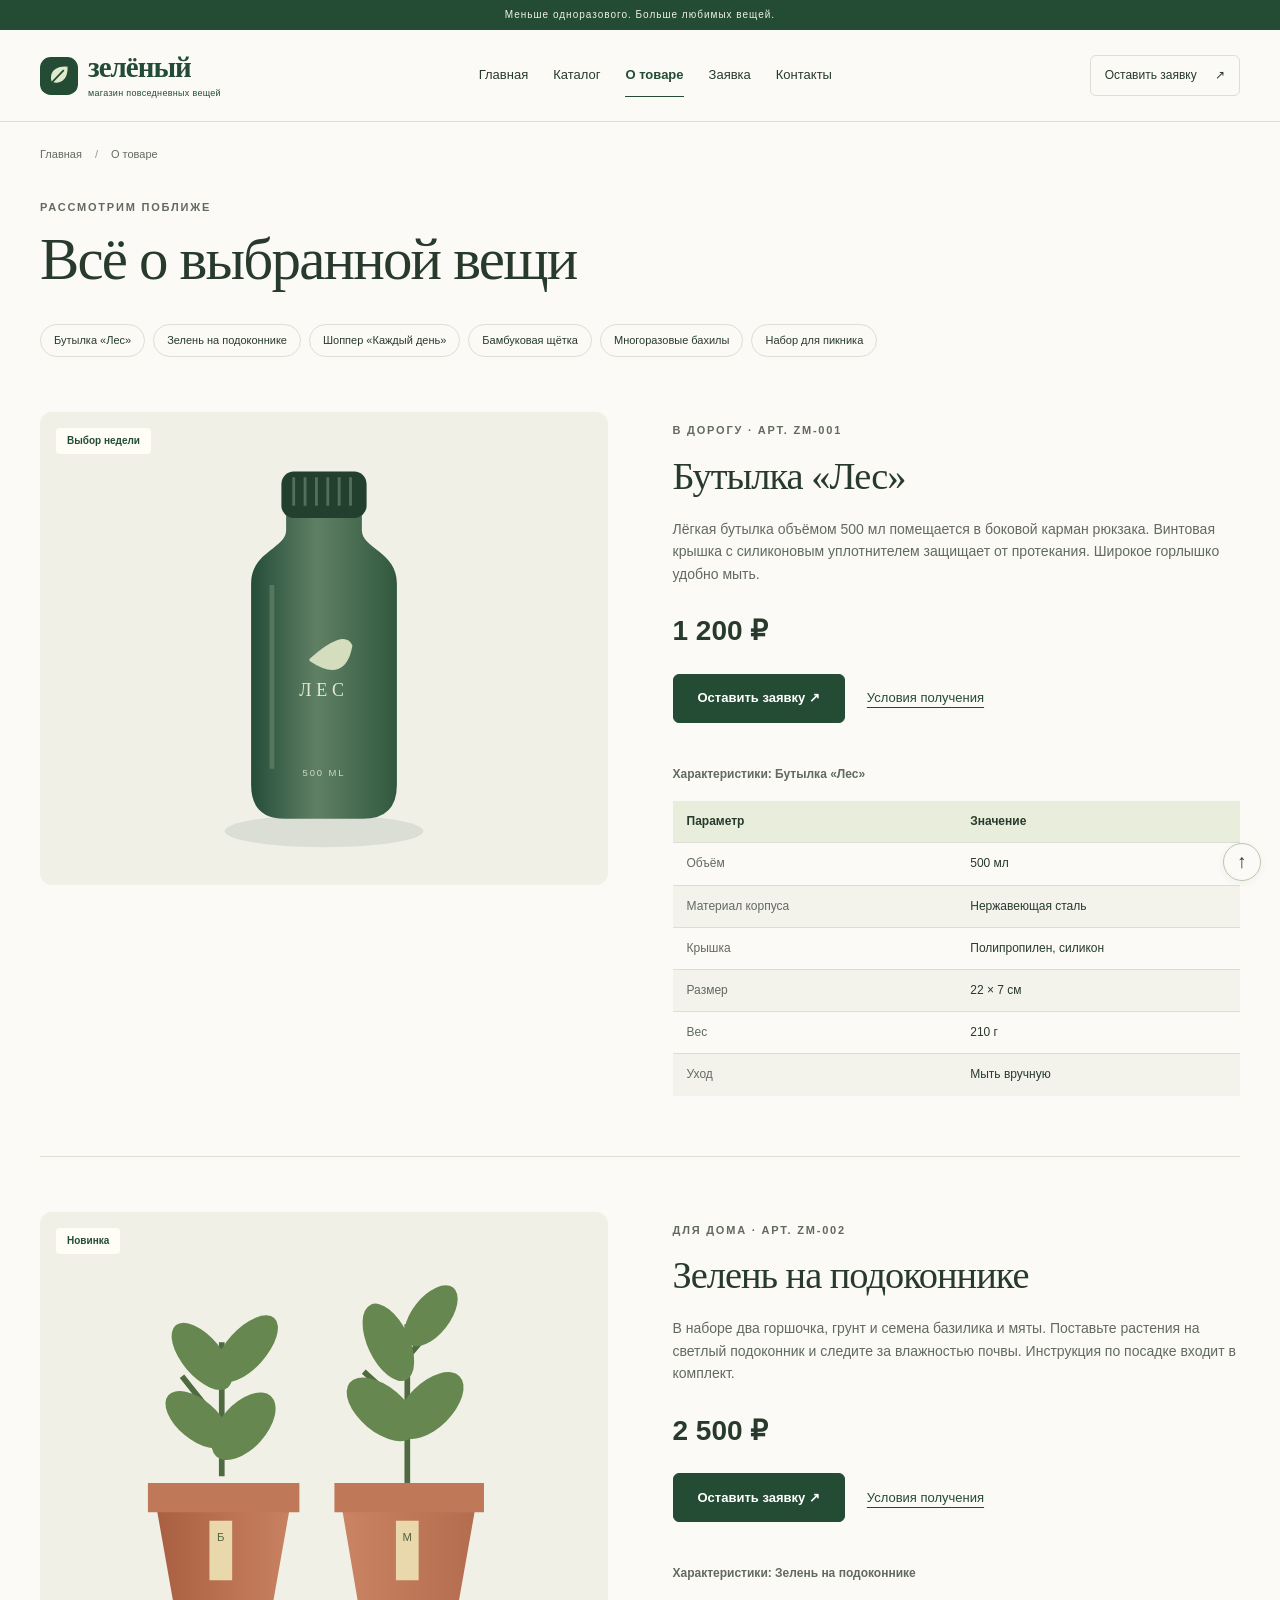
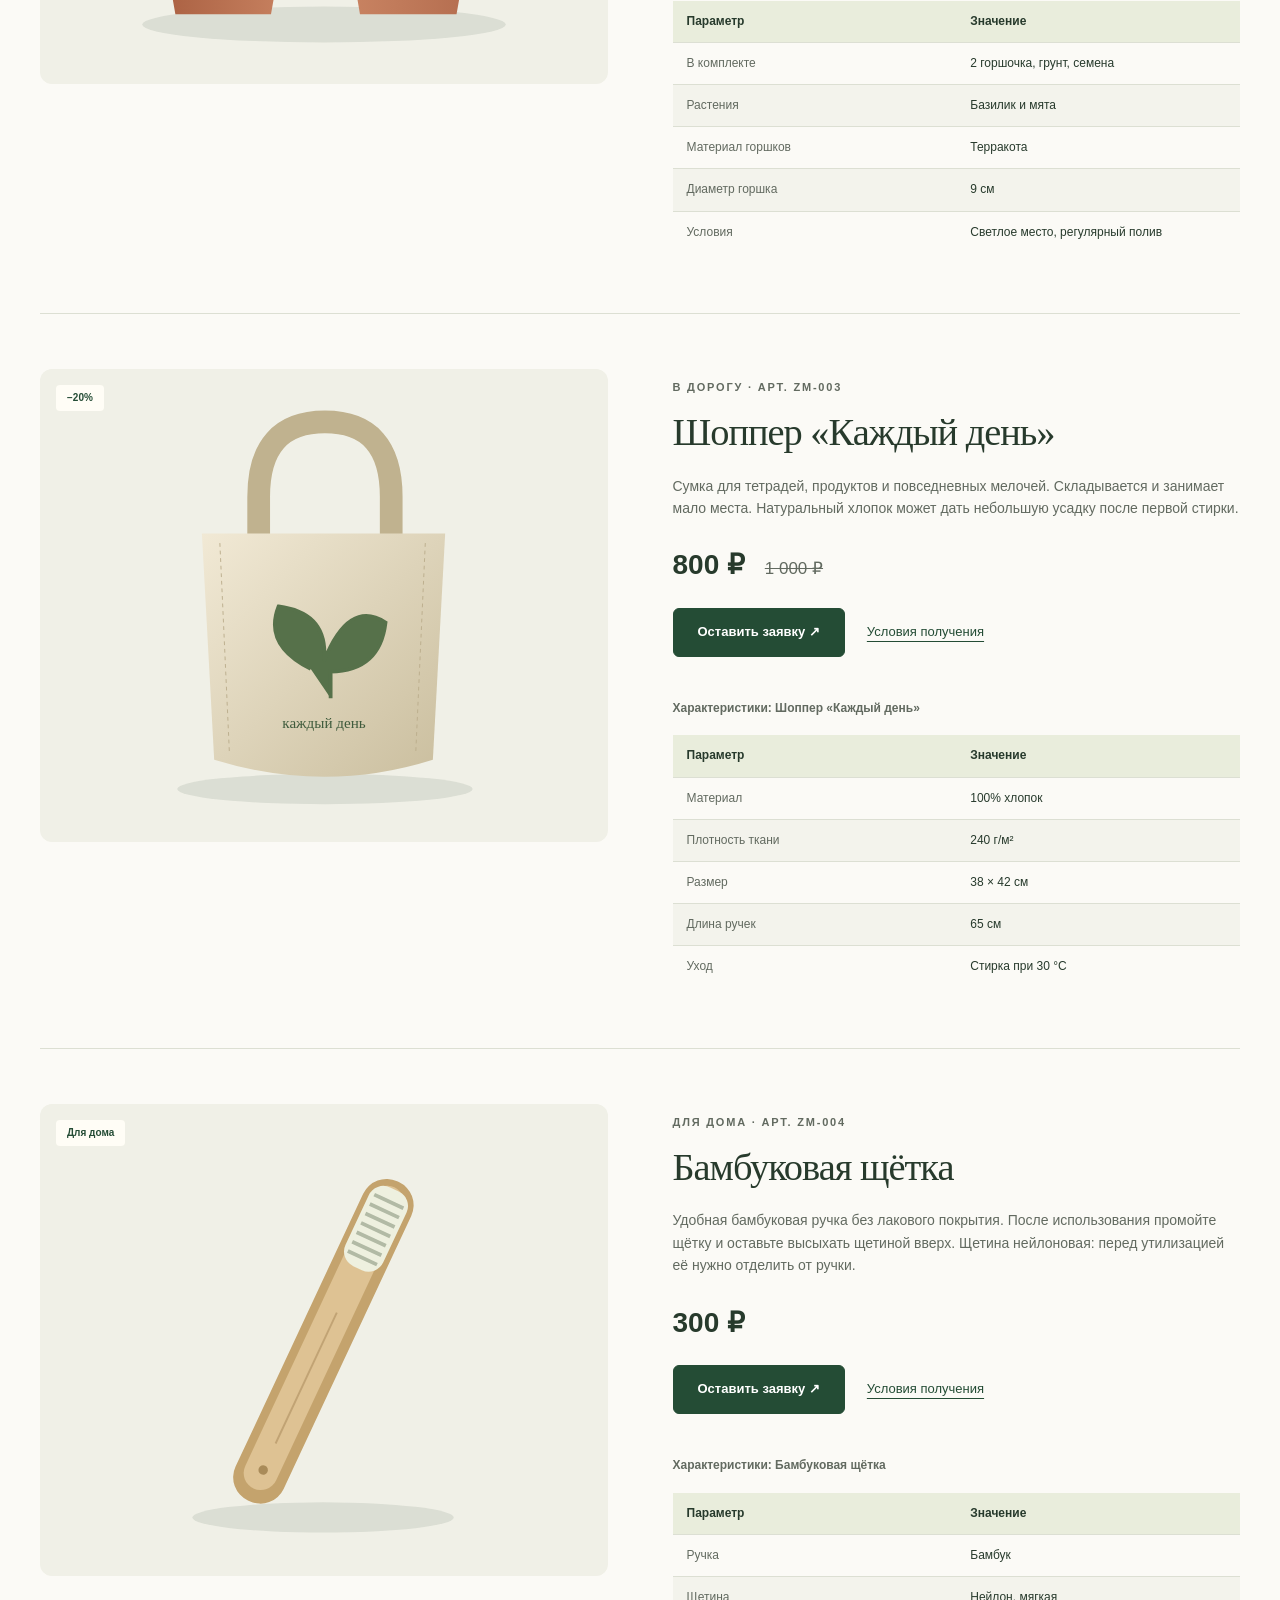
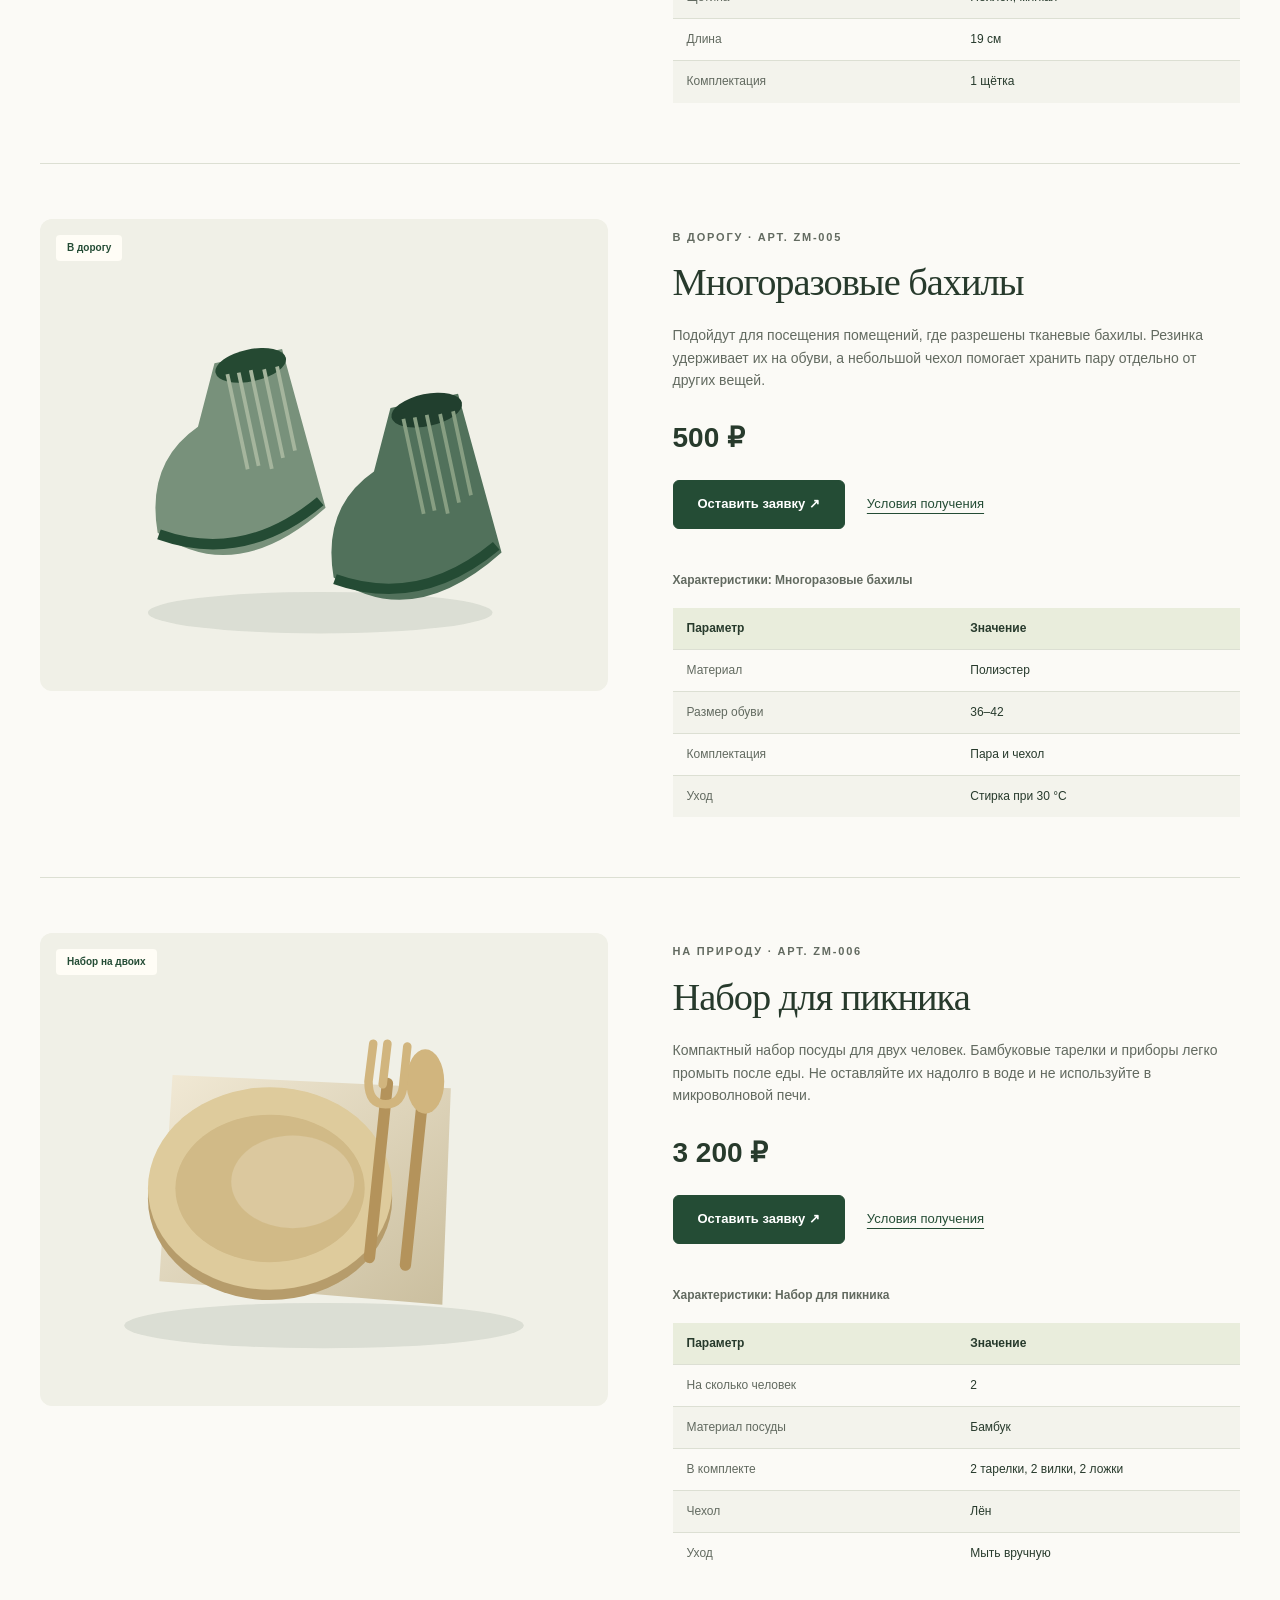
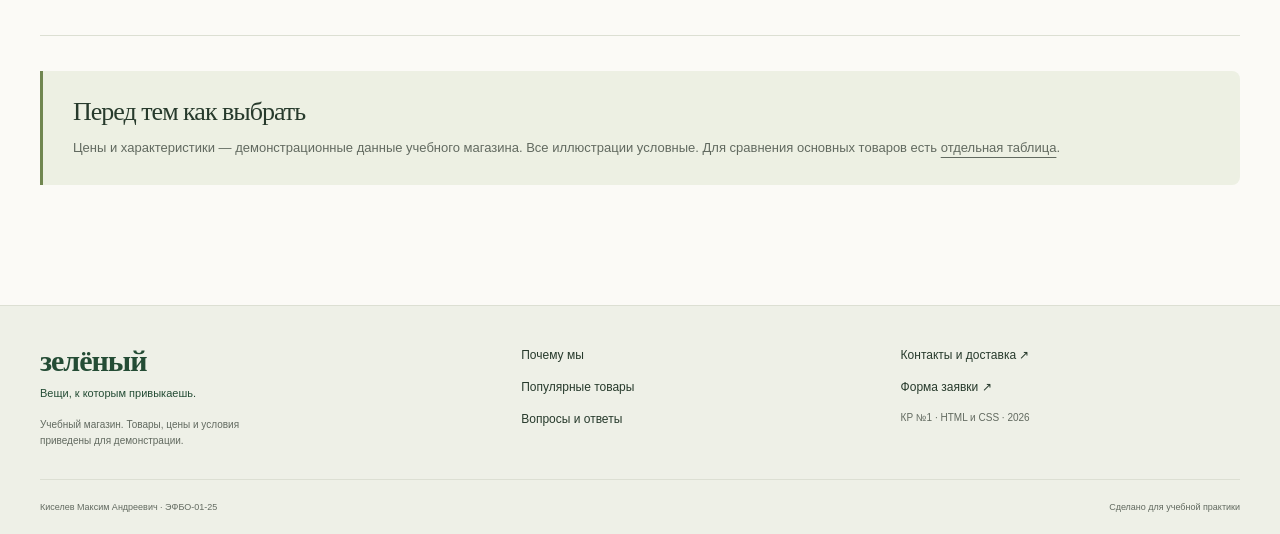
<file: product.html>
<!DOCTYPE html>
<html lang="ru">
<head>
  <meta charset="UTF-8">
  <meta name="viewport" content="width=device-width, initial-scale=1.0">
  <meta name="description" content="Материалы, размеры, комплектация и уход за товарами Зелёного магазина. Подробные таблицы характеристик и переход к заявке.">
  <meta name="theme-color" content="#244c35">
  <title>Описание и характеристики товаров — Зелёный магазин</title>
  <link rel="icon" href="images/favicon.svg" type="image/svg+xml">
  <link rel="stylesheet" href="css/style.css">
  <script src="js/main.js" defer></script>
</head>
<body id="top">
  <a class="skip-link" href="#main">Перейти к содержимому</a>
  <div class="announcement">Меньше одноразового. Больше любимых вещей.</div>
  <header class="site-header">
    <div class="container site-header__inner">
      <a class="brand" href="index.html" aria-label="Зелёный магазин — главная"><img class="brand__icon" src="images/favicon.svg" alt="" width="40" height="40"><span>зелёный<span class="brand__caption">магазин повседневных вещей</span></span></a>
      <nav class="site-nav" aria-label="Основная навигация"><ul class="site-nav__list"><li class="site-nav__item"><a class="site-nav__link" href="index.html">Главная</a></li>
<li class="site-nav__item"><a class="site-nav__link" href="catalog.html">Каталог</a></li>
<li class="site-nav__item"><a class="site-nav__link site-nav__link--active" href="product.html" aria-current="page">О товаре</a></li>
<li class="site-nav__item"><a class="site-nav__link" href="order.html">Заявка</a></li>
<li class="site-nav__item"><a class="site-nav__link" href="contacts.html">Контакты</a></li></ul></nav>
      <a class="site-header__action" href="order.html">Оставить заявку <span aria-hidden="true">↗</span></a>
    </div>
  </header>
  <main class="container" id="main"><nav class="breadcrumbs" aria-label="Хлебные крошки"><ol class="breadcrumbs__list"><li><a href="index.html">Главная</a></li><li aria-current="page">О товаре</li></ol></nav>
    <section class="page-heading page-heading--compact"><p class="eyebrow">Рассмотрим поближе</p><h1>Всё о выбранной вещи</h1><nav class="product-tabs" aria-label="Выбрать описание товара"><a href="#bottle">Бутылка «Лес»</a><a href="#kit">Зелень на подоконнике</a><a href="#bag">Шоппер «Каждый день»</a><a href="#brush">Бамбуковая щётка</a><a href="#covers">Многоразовые бахилы</a><a href="#picnic">Набор для пикника</a></nav></section>
    <article class="product-detail" id="bottle" aria-labelledby="title-bottle"><div class="product-detail__visual"><span class="product-card__badge">Выбор недели</span><img src="images/bottle.svg" alt="Бутылка «Лес»: иллюстрация товара" width="600" height="500" ></div><div class="product-detail__content"><p class="eyebrow">В дорогу · арт. ZM-001</p><h2 id="title-bottle">Бутылка «Лес»</h2><p>Лёгкая бутылка объёмом 500 мл помещается в боковой карман рюкзака. Винтовая крышка с силиконовым уплотнителем защищает от протекания. Широкое горлышко удобно мыть.</p><p class="product-detail__price">1 200 ₽ </p><div class="product-detail__actions"><a class="button" href="order.html">Оставить заявку ↗</a><button class="text-button" type="button" data-dialog="delivery-dialog">Условия получения</button></div><table class="data-table data-table--specs"><caption>Характеристики: Бутылка «Лес»</caption><thead><tr><th scope="col">Параметр</th><th scope="col">Значение</th></tr></thead><tbody><tr><th scope="row">Объём</th><td>500 мл</td></tr><tr><th scope="row">Материал корпуса</th><td>Нержавеющая сталь</td></tr><tr><th scope="row">Крышка</th><td>Полипропилен, силикон</td></tr><tr><th scope="row">Размер</th><td>22 × 7 см</td></tr><tr><th scope="row">Вес</th><td>210 г</td></tr><tr><th scope="row">Уход</th><td>Мыть вручную</td></tr></tbody></table></div></article><article class="product-detail" id="kit" aria-labelledby="title-kit"><div class="product-detail__visual"><span class="product-card__badge">Новинка</span><img src="images/kit.svg" alt="Зелень на подоконнике: иллюстрация товара" width="600" height="500" loading="lazy"></div><div class="product-detail__content"><p class="eyebrow">Для дома · арт. ZM-002</p><h2 id="title-kit">Зелень на подоконнике</h2><p>В наборе два горшочка, грунт и семена базилика и мяты. Поставьте растения на светлый подоконник и следите за влажностью почвы. Инструкция по посадке входит в комплект.</p><p class="product-detail__price">2 500 ₽ </p><div class="product-detail__actions"><a class="button" href="order.html">Оставить заявку ↗</a><button class="text-button" type="button" data-dialog="delivery-dialog">Условия получения</button></div><table class="data-table data-table--specs"><caption>Характеристики: Зелень на подоконнике</caption><thead><tr><th scope="col">Параметр</th><th scope="col">Значение</th></tr></thead><tbody><tr><th scope="row">В комплекте</th><td>2 горшочка, грунт, семена</td></tr><tr><th scope="row">Растения</th><td>Базилик и мята</td></tr><tr><th scope="row">Материал горшков</th><td>Терракота</td></tr><tr><th scope="row">Диаметр горшка</th><td>9 см</td></tr><tr><th scope="row">Условия</th><td>Светлое место, регулярный полив</td></tr></tbody></table></div></article><article class="product-detail" id="bag" aria-labelledby="title-bag"><div class="product-detail__visual"><span class="product-card__badge">−20%</span><img src="images/bag.svg" alt="Шоппер «Каждый день»: иллюстрация товара" width="600" height="500" loading="lazy"></div><div class="product-detail__content"><p class="eyebrow">В дорогу · арт. ZM-003</p><h2 id="title-bag">Шоппер «Каждый день»</h2><p>Сумка для тетрадей, продуктов и повседневных мелочей. Складывается и занимает мало места. Натуральный хлопок может дать небольшую усадку после первой стирки.</p><p class="product-detail__price">800 ₽ <del>1 000 ₽</del></p><div class="product-detail__actions"><a class="button" href="order.html">Оставить заявку ↗</a><button class="text-button" type="button" data-dialog="delivery-dialog">Условия получения</button></div><table class="data-table data-table--specs"><caption>Характеристики: Шоппер «Каждый день»</caption><thead><tr><th scope="col">Параметр</th><th scope="col">Значение</th></tr></thead><tbody><tr><th scope="row">Материал</th><td>100% хлопок</td></tr><tr><th scope="row">Плотность ткани</th><td>240 г/м²</td></tr><tr><th scope="row">Размер</th><td>38 × 42 см</td></tr><tr><th scope="row">Длина ручек</th><td>65 см</td></tr><tr><th scope="row">Уход</th><td>Стирка при 30 °C</td></tr></tbody></table></div></article><article class="product-detail" id="brush" aria-labelledby="title-brush"><div class="product-detail__visual"><span class="product-card__badge">Для дома</span><img src="images/brush.svg" alt="Бамбуковая щётка: иллюстрация товара" width="600" height="500" loading="lazy"></div><div class="product-detail__content"><p class="eyebrow">Для дома · арт. ZM-004</p><h2 id="title-brush">Бамбуковая щётка</h2><p>Удобная бамбуковая ручка без лакового покрытия. После использования промойте щётку и оставьте высыхать щетиной вверх. Щетина нейлоновая: перед утилизацией её нужно отделить от ручки.</p><p class="product-detail__price">300 ₽ </p><div class="product-detail__actions"><a class="button" href="order.html">Оставить заявку ↗</a><button class="text-button" type="button" data-dialog="delivery-dialog">Условия получения</button></div><table class="data-table data-table--specs"><caption>Характеристики: Бамбуковая щётка</caption><thead><tr><th scope="col">Параметр</th><th scope="col">Значение</th></tr></thead><tbody><tr><th scope="row">Ручка</th><td>Бамбук</td></tr><tr><th scope="row">Щетина</th><td>Нейлон, мягкая</td></tr><tr><th scope="row">Длина</th><td>19 см</td></tr><tr><th scope="row">Комплектация</th><td>1 щётка</td></tr></tbody></table></div></article><article class="product-detail" id="covers" aria-labelledby="title-covers"><div class="product-detail__visual"><span class="product-card__badge">В дорогу</span><img src="images/covers.svg" alt="Многоразовые бахилы: иллюстрация товара" width="600" height="500" loading="lazy"></div><div class="product-detail__content"><p class="eyebrow">В дорогу · арт. ZM-005</p><h2 id="title-covers">Многоразовые бахилы</h2><p>Подойдут для посещения помещений, где разрешены тканевые бахилы. Резинка удерживает их на обуви, а небольшой чехол помогает хранить пару отдельно от других вещей.</p><p class="product-detail__price">500 ₽ </p><div class="product-detail__actions"><a class="button" href="order.html">Оставить заявку ↗</a><button class="text-button" type="button" data-dialog="delivery-dialog">Условия получения</button></div><table class="data-table data-table--specs"><caption>Характеристики: Многоразовые бахилы</caption><thead><tr><th scope="col">Параметр</th><th scope="col">Значение</th></tr></thead><tbody><tr><th scope="row">Материал</th><td>Полиэстер</td></tr><tr><th scope="row">Размер обуви</th><td>36–42</td></tr><tr><th scope="row">Комплектация</th><td>Пара и чехол</td></tr><tr><th scope="row">Уход</th><td>Стирка при 30 °C</td></tr></tbody></table></div></article><article class="product-detail" id="picnic" aria-labelledby="title-picnic"><div class="product-detail__visual"><span class="product-card__badge">Набор на двоих</span><img src="images/picnic.svg" alt="Набор для пикника: иллюстрация товара" width="600" height="500" loading="lazy"></div><div class="product-detail__content"><p class="eyebrow">На природу · арт. ZM-006</p><h2 id="title-picnic">Набор для пикника</h2><p>Компактный набор посуды для двух человек. Бамбуковые тарелки и приборы легко промыть после еды. Не оставляйте их надолго в воде и не используйте в микроволновой печи.</p><p class="product-detail__price">3 200 ₽ </p><div class="product-detail__actions"><a class="button" href="order.html">Оставить заявку ↗</a><button class="text-button" type="button" data-dialog="delivery-dialog">Условия получения</button></div><table class="data-table data-table--specs"><caption>Характеристики: Набор для пикника</caption><thead><tr><th scope="col">Параметр</th><th scope="col">Значение</th></tr></thead><tbody><tr><th scope="row">На сколько человек</th><td>2</td></tr><tr><th scope="row">Материал посуды</th><td>Бамбук</td></tr><tr><th scope="row">В комплекте</th><td>2 тарелки, 2 вилки, 2 ложки</td></tr><tr><th scope="row">Чехол</th><td>Лён</td></tr><tr><th scope="row">Уход</th><td>Мыть вручную</td></tr></tbody></table></div></article>
    <aside class="notice"><h2>Перед тем как выбрать</h2><p>Цены и характеристики — демонстрационные данные учебного магазина. Все иллюстрации условные. Для сравнения основных товаров есть <a href="catalog.html#comparison">отдельная таблица</a>.</p></aside>
    <dialog class="modal" id="delivery-dialog" aria-labelledby="delivery-title"><form method="dialog" class="modal__close-form"><button class="modal__close" aria-label="Закрыть условия получения">×</button></form><p class="eyebrow">Условия учебного магазина</p><h2 id="delivery-title">Как получить заказ</h2><p>В макете предусмотрены два способа: самовывоз без доплаты и доставка за 300 ₽. Выберите подходящий вариант в заявке.</p><p class="modal__note">Это демонстрация сценария. Реальная доставка и оплата на сайте не выполняются.</p><a class="button" href="order.html">Перейти к заявке ↗</a></dialog>
</main>
  <footer class="site-footer" id="contacts">
    <div class="container site-footer__inner">
      <div><a class="brand brand--footer" href="index.html">зелёный<span class="brand__caption">Вещи, к которым привыкаешь.</span></a><p class="site-footer__note">Учебный магазин. Товары, цены и условия<br>приведены для демонстрации.</p></div>
      <nav class="site-footer__nav" aria-label="Разделы главной"><a href="index.html#advantages">Почему мы</a><a href="index.html#popular">Популярные товары</a><a href="index.html#faq">Вопросы и ответы</a></nav>
      <div class="site-footer__nav"><a href="contacts.html">Контакты и доставка ↗</a><a href="order.html">Форма заявки ↗</a><span>КР №1 · HTML и CSS · 2026</span></div>
    </div>
    <div class="container site-footer__bottom">Киселев Максим Андреевич · ЭФБО-01-25<span>Сделано для учебной практики</span></div>
  </footer>
  <a class="back-to-top" href="#top" aria-label="Вернуться наверх">↑</a>
</body>
</html>
</file>
<file: css/style.css>
:root {
  --color-bg: #fbfaf6;
  --color-surface: #f0f0e7;
  --color-white: #ffffff;
  --color-text: #273a2c;
  --color-muted: #626a60;
  --color-primary: #244c35;
  --color-primary-dark: #163824;
  --color-accent: #dce6bd;
  --color-border: #dcdfd3;
  --color-danger: #a52c2c;
  --space-sm: 8px;
  --space-md: 16px;
  --space-lg: 24px;
  --space-xl: 40px;
  --radius-sm: 6px;
  --radius-md: 14px;
  --container-width: 1200px;
}


*, *::before, *::after { box-sizing: border-box; }
html { scroll-behavior: smooth; }
body { min-height: 100vh; min-height: 100dvh; display: flex; flex-direction: column; margin: 0; background: var(--color-bg); color: var(--color-text); font-family: Arial, Helvetica, sans-serif; font-size: 15px; line-height: 1.6; }
main { flex: 1; }
h1, h2, h3, p { margin: 0; }
h1, h2 { font-family: Georgia, 'Times New Roman', serif; font-weight: 400; line-height: 1.13; }
h1 { font-size: clamp(36px, 4.6vw, 60px); letter-spacing: -1.8px; }
h2 { font-size: clamp(29px, 3vw, 40px); letter-spacing: -1px; }
h3 { font-size: 17px; line-height: 1.4; }
a { color: inherit; text-underline-offset: 5px; }
a:hover { color: var(--color-primary); }
img { display: block; max-width: 100%; height: auto; }
button, input, select, textarea { font: inherit; }
button, a, input, select, textarea, summary { -webkit-tap-highlight-color: transparent; }
button { cursor: pointer; }
:focus-visible { outline: 3px solid #657e2b; outline-offset: 5px; }
[id] { scroll-margin-top: 125px; }
.container { width: min(var(--container-width), calc(100% - 80px)); margin-inline: auto; }
.visually-hidden { position: absolute; width: 1px; height: 1px; padding: 0; margin: -1px; overflow: hidden; clip-path: inset(50%); white-space: nowrap; border: 0; }
.skip-link { position: fixed; top: -100px; left: 20px; z-index: 50; padding: 12px 20px; color: white; background: var(--color-primary); }
.skip-link:focus { top: 12px; color: white; }
.eyebrow { font-size: 11px; font-weight: 700; letter-spacing: 1.8px; line-height: 1.5; text-transform: uppercase; color: var(--color-muted); }
.text-link { font-size: 13px; font-weight: 600; text-decoration: none; border-bottom: 1px solid #9aa98f; padding-bottom: 4px; }
.text-link:hover { border-color: var(--color-primary); }
.text-button { border: 0; padding: 7px 0; background: transparent; color: var(--color-primary); text-decoration: underline; text-underline-offset: 5px; font-size: 13px; }
.button { display: inline-flex; align-items: center; justify-content: center; gap: 30px; min-height: 49px; padding: 13px 24px; border: 1px solid var(--color-primary); border-radius: var(--radius-sm); background: var(--color-primary); color: white; text-decoration: none; font-weight: 600; font-size: 13px; transition: background .18s, transform .18s; }
.button:hover { background: var(--color-primary-dark); color: white; }
.button:active:not(:disabled) { transform: translateY(1px); }
.button:focus-visible { outline: 3px solid #657e2b; outline-offset: 4px; }
.button:disabled { opacity: .5; cursor: not-allowed; }
.button:disabled:hover { background: var(--color-primary); }
.button--small { min-height: 42px; padding: 10px 14px; }


.announcement { background: var(--color-primary); color: #edf1e2; text-align: center; padding: 7px 16px; font-size: 10px; letter-spacing: 1px; }
.site-header { position: sticky; top: 0; z-index: 20; background: var(--color-bg); border-bottom: 1px solid var(--color-border); }
.site-header__inner { display: flex; align-items: center; justify-content: space-between; gap: 24px; min-height: 91px; }
.brand { display: flex; align-items: center; gap: 10px; flex-shrink: 0; color: var(--color-primary); text-decoration: none; font-family: Georgia, serif; font-size: 29px; font-weight: 700; line-height: 1; letter-spacing: -1px; }
.brand__icon { width: 38px; height: 38px; }
.brand__caption { display: block; margin-top: 7px; font-family: Arial, sans-serif; font-size: 9px; font-weight: 400; letter-spacing: .3px; }
.site-nav__list { display: flex; align-items: center; flex-wrap: wrap; gap: 25px; list-style: none; padding: 0; margin: 0; }
.site-nav__link { display: block; padding: 11px 0; font-size: 13px; text-decoration: none; border-bottom: 1px solid transparent; }
.site-nav__link:hover, .site-nav__link--active { border-color: var(--color-primary); color: var(--color-primary); }
.site-nav__link--active { font-weight: 700; }
.site-header__action { font-size: 12px; text-decoration: none; border: 1px solid var(--color-border); padding: 10px 14px; border-radius: var(--radius-sm); }
.site-header__action span { margin-left: 15px; }
.site-header__action:hover { background: var(--color-surface); }


.hero { display: grid; grid-template-columns: 1.1fr 1fr; gap: 30px; padding-block: 48px 45px; align-items: center; }
.hero__content { padding-block: 30px; }
.hero__content .eyebrow { font-size: 10px; letter-spacing: 1.6px; }
.status-dot { display: inline-block; width: 6px; height: 6px; margin-right: 6px; border-radius: 50%; background: #628143; vertical-align: middle; }
.hero__title { margin-top: 27px; font-size: clamp(42px, 4.6vw, 66px); line-height: 1.08; letter-spacing: -2.6px; }
.hero__title em { font-weight: 400; color: #687d50; }
.hero__text { max-width: 430px; margin-top: 23px; color: var(--color-muted); font-size: 14px; line-height: 1.85; }
.hero__actions { display: flex; flex-wrap: wrap; align-items: center; gap: 23px; margin-top: 29px; }
.hero__actions .text-link { font-size: 11px; }
.hero__note { margin-top: 29px; font-size: 10px; color: var(--color-muted); letter-spacing: .4px; }
.hero__visual { position: relative; overflow: hidden; min-height: 455px; border-radius: 150px 12px 12px 12px; background: #e5e7d8; }
.hero__circle { position: absolute; width: 330px; height: 330px; border: 1px solid #c9cfb8; border-radius: 50%; top: 50px; left: 75px; }
.hero__bag { position: absolute; width: 390px; max-width: none; top: 32px; left: 68px; transform: rotate(8deg); }
.hero__bottle { position: absolute; width: 300px; max-width: none; top: 132px; left: -20px; transform: rotate(-12deg); }
.hero__stamp { position: absolute; z-index: 2; top: 28px; right: 26px; font-size: 9px; line-height: 1.6; letter-spacing: 1.6px; text-align: right; }
.hero__stamp span { font-family: Georgia, serif; font-style: italic; text-transform: none; font-size: 14px; letter-spacing: 0; }
.hero__product { position: absolute; bottom: 20px; right: 20px; left: 20px; display: flex; align-items: center; justify-content: space-between; border-radius: 6px; padding: 15px 18px; background: #fbfaf6eb; font-size: 11px; text-decoration: none; }
.hero__product strong { display: block; margin-top: 3px; font-size: 10px; font-weight: 400; color: var(--color-muted); }
.hero__product > span:last-child { font-size: 24px; }
.advantages { display: grid; grid-template-columns: repeat(3, 1fr); padding-block: 27px; border-block: 1px solid var(--color-border); gap: 32px; }
.advantages__item { display: flex; align-items: flex-start; gap: 16px; }
.advantages__number { font-family: Georgia, serif; font-size: 25px; color: #708158; line-height: 1.1; }
.advantages__item h3 { font-size: 13px; }
.advantages__item p { font-size: 11px; color: var(--color-muted); margin-top: 4px; }
.section { margin-block: 66px; }
.section__heading { display: flex; justify-content: space-between; align-items: flex-end; gap: 20px; margin-bottom: 27px; }
.section__heading h2 { margin-top: 10px; }


.products-grid { display: grid; grid-template-columns: repeat(3, minmax(0, 1fr)); gap: 25px; }
.product-card { display: flex; flex-direction: column; min-width: 0; border: 1px solid var(--color-border); border-radius: 9px; overflow: hidden; background: var(--color-bg); transition: border-color .18s; }
.product-card:hover { border-color: #87967c; }
.product-card__picture { position: relative; display: block; background: var(--color-surface); overflow: hidden; }
.product-card__image { width: 100%; aspect-ratio: 6 / 5; object-fit: contain; transition: transform .25s; }
.product-card:hover .product-card__image { transform: scale(1.035); }
.product-card__badge { position: absolute; top: 16px; left: 16px; z-index: 1; padding: 5px 11px; border-radius: 4px; background: #fffdf6; color: var(--color-primary); font-size: 10px; font-weight: 600; }
.product-card--discount .product-card__badge { background: var(--color-primary); color: white; }
.product-card__body { flex: 1; display: flex; flex-direction: column; padding: 21px; }
.product-card__body .eyebrow { font-size: 9px; }
.product-card__title { margin-top: 8px; font-size: 17px; }
.product-card__title a { text-decoration: none; }
.product-card__title a:hover { text-decoration: underline; }
.product-card__description { margin-top: 9px; margin-bottom: 20px; font-size: 12px; line-height: 1.75; color: var(--color-muted); }
.product-card__bottom { display: flex; flex-wrap: wrap; align-items: center; justify-content: space-between; gap: 12px; margin-top: auto; }
.product-card__price { font-size: 18px; font-weight: 600; white-space: nowrap; }
.product-card__old-price { font-size: 11px; color: var(--color-muted); font-weight: 400; margin-left: 5px; }
.product-card__link { font-size: 10px; text-decoration: none; }
.product-card__link span { margin-left: 7px; font-size: 17px; }
.product-card__link:hover { text-decoration: underline; }
.editorial { display: grid; grid-template-columns: 1fr 1.2fr; gap: 75px; padding: 44px 48px; background: #e9eddc; border-radius: 8px; }
.editorial h2 { margin-top: 16px; }
.editorial p:not(.eyebrow) { color: #53604c; font-size: 13px; margin-bottom: 15px; }
.editorial .text-link { display: inline-block; margin-top: 3px; }
.faq { display: grid; grid-template-columns: 1fr 1.5fr; gap: 75px; }
.faq h2 { margin-block: 12px 24px; }
.faq__item { border-bottom: 1px solid var(--color-border); }
.faq__question { cursor: pointer; padding: 20px 32px 20px 0; font-size: 14px; font-weight: 600; }
.faq__question:hover { color: #667e44; }
.faq__item p { color: var(--color-muted); font-size: 13px; padding-bottom: 20px; }


.breadcrumbs { padding-top: 24px; font-size: 11px; color: var(--color-muted); }
.breadcrumbs__list { display: flex; gap: 13px; padding: 0; margin: 0; list-style: none; }
.breadcrumbs__list li + li::before { content: '/'; margin-right: 13px; color: #92998b; }
.breadcrumbs a { text-decoration: none; }
.breadcrumbs a:hover { text-decoration: underline; }
.page-heading { padding-block: 35px 43px; }
.page-heading h1 { margin-top: 12px; }
.page-heading > p:last-child { margin-top: 18px; color: var(--color-muted); font-size: 14px; }
.page-heading--compact { padding-bottom: 30px; }
.catalog-layout { display: grid; grid-template-columns: 215px minmax(0, 1fr); grid-template-areas: 'filters products'; gap: 38px; align-items: start; }
.catalog-filters { grid-area: filters; position: sticky; top: 116px; border: 1px solid var(--color-border); padding: 23px; border-radius: 8px; }
.catalog-filters > .eyebrow { font-size: 9px; letter-spacing: 1px; }
.catalog-filters h2 { margin-top: 10px; font-size: 27px; }
.category-nav { display: grid; gap: 3px; padding-block: 22px; }
.category-nav a { display: flex; justify-content: space-between; padding-block: 8px; text-decoration: none; font-size: 12px; }
.category-nav a:hover { text-decoration: underline; }
.category-nav span { font-size: 10px; color: var(--color-muted); }
.catalog-filters__form { border-top: 1px solid var(--color-border); padding-top: 20px; }
.catalog-filters__group { border: 0; margin: 0 0 20px; padding: 0; }
.catalog-filters__group legend { margin-bottom: 13px; font-size: 13px; font-weight: 600; }
.catalog-filters__group label { display: block; font-size: 12px; margin-bottom: 10px; }
.catalog-filters__note { font-size: 10px; color: var(--color-muted); margin-block: 15px 4px; }
.catalog-products { grid-area: products; min-width: 0; }
.catalog-products__intro { display: flex; flex-wrap: wrap; justify-content: space-between; gap: 15px; color: var(--color-muted); font-size: 11px; padding-bottom: 20px; border-bottom: 1px solid var(--color-border); }
.catalog-category { margin-top: 24px; margin-bottom: 35px; }
.catalog-category h2 { font-size: 30px; margin-bottom: 20px; }
.products-grid--catalog { gap: 17px; }
.products-grid--catalog .product-card__body { padding: 16px; }
.products-grid--catalog .product-card__title { font-size: 15px; }
.products-grid--catalog .product-card__description { font-size: 11px; }
.products-grid--catalog .product-card__badge { top: 12px; left: 12px; }


.table-wrap { overflow-x: auto; border: 1px solid var(--color-border); border-radius: 8px; }
.data-table { border-collapse: collapse; width: 100%; text-align: left; font-size: 13px; }
.data-table caption { padding: 17px 20px; text-align: left; font-size: 12px; font-weight: 600; color: var(--color-muted); }
.data-table th, .data-table td { padding: 16px 20px; border-bottom: 1px solid var(--color-border); vertical-align: top; }
.data-table thead { background: #e9eddc; font-size: 12px; }
.data-table tbody th { font-weight: 400; color: var(--color-muted); }
.data-table tbody tr:nth-child(even) { background: #f3f3ec; }
.data-table tbody tr:last-child > * { border-bottom: 0; }
.data-table a { white-space: nowrap; }


.product-tabs { display: flex; flex-wrap: wrap; gap: 8px; margin-top: 30px; }
.product-tabs a { font-size: 11px; padding: 7px 13px; border: 1px solid var(--color-border); border-radius: 30px; text-decoration: none; }
.product-tabs a:hover { background: var(--color-surface); }
.product-detail { display: grid; grid-template-columns: 1fr 1fr; gap: 65px; padding-block: 25px 60px; margin-bottom: 30px; border-bottom: 1px solid var(--color-border); }
.product-detail:target { border-bottom-color: #657e2b; }
.product-detail__visual { position: relative; align-self: start; background: var(--color-surface); border-radius: 12px; }
.product-detail__visual img { width: 100%; }
.product-detail__content > .eyebrow { margin-block: 10px 16px; }
.product-detail__content > p:not([class]) { font-size: 14px; color: var(--color-muted); margin-top: 20px; }
.product-detail__price { font-size: 28px; font-weight: 600; margin-top: 24px; }
.product-detail__price del { font-size: 17px; color: var(--color-muted); font-weight: 400; margin-left: 12px; }
.product-detail__actions { display: flex; flex-wrap: wrap; gap: 22px; align-items: center; margin-block: 20px 25px; }
.data-table--specs { font-size: 12px; }
.data-table--specs caption { padding-left: 0; }
.data-table--specs th, .data-table--specs td { padding: 11px 14px; }
.data-table--specs th { width: 46%; }
.notice { padding: 26px 30px; background: #edf0e3; border-left: 3px solid #708650; margin-block: 35px 60px; border-radius: 0 8px 8px 0; }
.notice h2 { font-size: 26px; margin-bottom: 12px; }
.notice p { font-size: 13px; color: var(--color-muted); }


.order-layout { display: grid; grid-template-columns: minmax(0, 1.7fr) minmax(270px, 1fr); gap: 65px; margin-bottom: 65px; align-items: start; }
.order-form__group { border: 0; margin: 0 0 30px; padding: 0; min-width: 0; }
.order-form__group legend { font-size: 17px; font-weight: 600; margin-bottom: 21px; }
.order-form__group legend span { font-family: Georgia, serif; color: #748659; font-size: 23px; margin-right: 15px; font-weight: 400; }
.order-form__grid { display: grid; grid-template-columns: 1fr 1fr; gap: 20px; }
.order-form__field { display: flex; flex-direction: column; gap: 7px; min-width: 0; }
.order-form__field--wide { grid-column: 1 / -1; }
.order-form__field label { font-size: 12px; font-weight: 600; }
.order-form__field input, .order-form__field select, .order-form__field textarea { width: 100%; border: 1px solid #bfc6b7; border-radius: var(--radius-sm); background: #fffefa; color: var(--color-text); padding: 13px; font-size: 13px; min-height: 46px; }
.order-form__field input:hover, .order-form__field select:hover, .order-form__field textarea:hover { border-color: #6d8058; }
.order-form__field input:focus, .order-form__field select:focus, .order-form__field textarea:focus { border-color: var(--color-primary); }
.order-form__field input:user-invalid, .order-form__field select:user-invalid { border-color: var(--color-danger); }
.order-form__field small { font-size: 10px; color: var(--color-muted); }
.order-form__field textarea { resize: vertical; min-height: 110px; }
input[type='radio'], input[type='checkbox'] { accent-color: var(--color-primary); width: 16px; height: 16px; margin: 0 7px 0 0; vertical-align: middle; flex-shrink: 0; }
.order-form__delivery { display: flex; flex-wrap: wrap; gap: 14px 25px; margin-bottom: 21px; font-size: 12px; }
.order-form__agreement { display: flex; align-items: flex-start; gap: 6px; font-size: 12px; }
.order-form__agreement input { margin-top: 3px; }
.order-form__note { margin-block: 14px 24px; font-size: 11px; color: var(--color-muted); }
.order-form__actions { display: flex; align-items: center; flex-wrap: wrap; gap: 23px; }
.order-summary { position: sticky; top: 120px; background: #edf0e3; padding: 33px; border-radius: 10px; }
.order-summary h2 { font-size: 32px; margin-top: 12px; }
.order-summary__steps { padding-left: 19px; margin-top: 26px; }
.order-summary__steps li { padding-left: 9px; margin-bottom: 20px; font-size: 12px; }
.order-summary__steps strong, .order-summary__steps span { display: block; }
.order-summary__steps span { color: var(--color-muted); margin-top: 5px; }
.order-summary img { height: 185px; width: 100%; object-fit: contain; }
.order-summary > a { font-size: 12px; }


.modal { width: min(500px, calc(100% - 32px)); max-height: calc(100dvh - 40px); padding: 42px; border: 1px solid var(--color-border); border-radius: 15px; color: var(--color-text); background: var(--color-bg); box-shadow: 0 25px 100px #16281d33; }
.modal::backdrop { background: #14271b99; }
.modal h2 { margin-block: 15px 20px; font-size: 34px; }
.modal p:not(.eyebrow) { margin-block: 15px; font-size: 13px; }
.modal__note { color: var(--color-muted); }
.modal__close { position: absolute; top: 12px; right: 14px; border: 0; background: transparent; padding: 3px 9px; font-size: 27px; color: var(--color-primary); }
.modal__close:hover { background: var(--color-surface); border-radius: 5px; }
.modal__check { display: inline-grid; place-items: center; width: 47px; height: 47px; margin-bottom: 20px; background: var(--color-accent); border-radius: 50%; font-size: 25px; }
.modal .button { margin-top: 12px; }


.contact-layout { display: grid; grid-template-columns: 1fr 1fr; gap: 35px; }
.contact-card, .delivery-card { padding: 37px; border: 1px solid var(--color-border); border-radius: 10px; }
.contact-card { background: #e9eddc; }
.contact-card h2, .delivery-card h2 { font-size: 34px; margin-block: 14px 22px; }
.contact-card > p:not(.eyebrow) { font-size: 13px; color: var(--color-muted); margin-bottom: 24px; }
.contact-card__address { display: grid; gap: 6px; font-style: normal; padding-block: 30px 20px; font-size: 16px; }
.contact-card__address span { font-size: 10px; color: var(--color-muted); margin-top: 7px; }
.contact-card__address strong { font-size: 14px; font-weight: 400; }
.contact-card .contact-card__note { margin-bottom: 0; font-size: 11px; }
.delivery-card__item { display: flex; gap: 20px; padding-block: 22px; border-bottom: 1px solid var(--color-border); }
.delivery-card__icon { font-size: 25px; font-family: Georgia, serif; color: #708158; }
.delivery-card__item p { font-size: 12px; color: var(--color-muted); margin-block: 7px 12px; }
.delivery-card__item strong { font-size: 13px; }
.delivery-card__note { font-size: 11px; color: var(--color-muted); margin-top: 20px; }


.site-footer { background: #eef0e7; border-top: 1px solid var(--color-border); margin-top: 60px; padding-top: 40px; }
.site-footer__inner { display: grid; grid-template-columns: 1.3fr 1fr 1fr; gap: 40px; padding-bottom: 30px; }
.brand--footer { display: block; font-size: 30px; }
.brand--footer .brand__caption { font-size: 11px; letter-spacing: 0; margin-top: 12px; }
.site-footer__note { font-size: 10px; color: var(--color-muted); margin-top: 18px; }
.site-footer__nav { display: flex; flex-direction: column; align-items: flex-start; gap: 13px; font-size: 12px; }
.site-footer__nav a { text-decoration: none; }
.site-footer__nav a:hover { text-decoration: underline; }
.site-footer__nav span { font-size: 10px; color: var(--color-muted); }
.site-footer__bottom { display: flex; justify-content: space-between; gap: 20px; border-top: 1px solid var(--color-border); padding-block: 20px; font-size: 9px; color: var(--color-muted); }
.back-to-top { position: fixed; right: 19px; bottom: 19px; z-index: 10; display: grid; place-items: center; width: 38px; height: 38px; border: 1px solid #bac6ac; border-radius: 50%; background: var(--color-bg); text-decoration: none; font-size: 19px; box-shadow: 0 2px 8px #213e2b0d; }
.back-to-top:hover { background: var(--color-accent); }


@media (max-width: 1100px) {
  .container { width: calc(100% - 48px); }
  .site-nav__list { gap: 17px; }
  .site-header__action { display: none; }
  .hero__visual { min-height: 425px; }
  .hero__bag { left: 20px; width: 350px; top: 46px; }
  .hero__bottle { width: 270px; top: 132px; left: -42px; }
  .hero__circle { left: 25px; width: 300px; height: 300px; }
  .hero__actions { gap: 20px; }
  .catalog-layout { grid-template-columns: 190px minmax(0, 1fr); gap: 24px; }
  .catalog-filters { padding: 19px; }
  .products-grid--catalog { grid-template-columns: repeat(2, minmax(0, 1fr)); }
  .product-detail, .order-layout { gap: 35px; }
}
@media (max-width: 760px) {
  .container { width: calc(100% - 36px); }
  .site-header { position: relative; }
  .site-header__inner { flex-direction: column; align-items: flex-start; padding-block: 18px 8px; gap: 12px; }
  .site-nav { width: 100%; }
  .site-nav__list { justify-content: space-between; gap: 8px; }
  .site-nav__link { font-size: 12px; }
  [id] { scroll-margin-top: 20px; }
  .hero { grid-template-columns: 1fr; padding-block: 28px 30px; gap: 10px; }
  .hero__content { padding-block: 10px 20px; }
  .hero__title { font-size: 52px; }
  .hero__visual { width: 100%; max-width: 520px; justify-self: center; min-height: 390px; border-top-left-radius: 100px; }
  .hero__bag { left: 23%; top: 15px; width: 350px; }
  .hero__bottle { left: 1%; top: 105px; width: 275px; }
  .hero__circle { left: 16%; top: 30px; }
  .advantages { grid-template-columns: 1fr; gap: 21px; padding-block: 26px; }
  .advantages__item { gap: 20px; }
  .products-grid { grid-template-columns: repeat(2, minmax(0, 1fr)); gap: 16px; }
  .section { margin-block: 43px; }
  .section__heading { align-items: flex-start; flex-direction: column; gap: 16px; }
  .editorial, .faq { grid-template-columns: 1fr; gap: 25px; }
  .editorial { padding: 29px; }
  .faq h2 { margin-bottom: 16px; }
  .catalog-layout { grid-template-columns: 1fr; grid-template-areas: 'filters' 'products'; }
  .catalog-filters, .order-summary { position: static; }
  .category-nav { grid-template-columns: 1fr 1fr; gap: 10px 30px; padding-block: 12px; }
  .catalog-filters__group label { display: inline-block; margin-right: 14px; }
  .catalog-filters__form { padding-top: 12px; }
  .catalog-filters__note { max-width: 440px; }
  .product-detail, .order-layout, .contact-layout { grid-template-columns: 1fr; gap: 28px; }
  .product-detail__visual { max-width: 550px; width: 100%; justify-self: center; }
  .product-detail__visual img { max-height: 380px; object-fit: contain; }
  .table-wrap .data-table { min-width: 620px; }
  .site-footer__inner { grid-template-columns: 1fr 1fr; gap: 30px; }
  .site-footer__inner > div:first-child { grid-column: 1 / -1; }
  .site-footer__bottom { flex-direction: column; gap: 5px; padding-right: 35px; }
  .modal { padding: 32px 25px; }
}
@media (max-width: 440px) {
  .hero__title { font-size: 45px; letter-spacing: -1.8px; }
  .hero__bag { left: 12%; width: 310px; top: 24px; }
  .hero__bottle { width: 250px; left: -13%; top: 101px; }
  .hero__visual { min-height: 360px; }
  .hero__stamp { right: 18px; }
  .hero__circle { left: 25px; width: 270px; height: 270px; }
  .products-grid { grid-template-columns: 1fr; }
  .product-card__image { max-height: 270px; }
  .product-card__body { padding: 20px; }
  .order-form__grid { grid-template-columns: 1fr; }
  .contact-card, .delivery-card { padding: 25px; }
  .site-footer__inner { grid-template-columns: 1fr; }
  .site-nav__link { font-size: 11px; }
}
@media (prefers-reduced-motion: reduce) {
  html { scroll-behavior: auto; }
  *, *::before, *::after { transition: none !important; }
}
</file>
